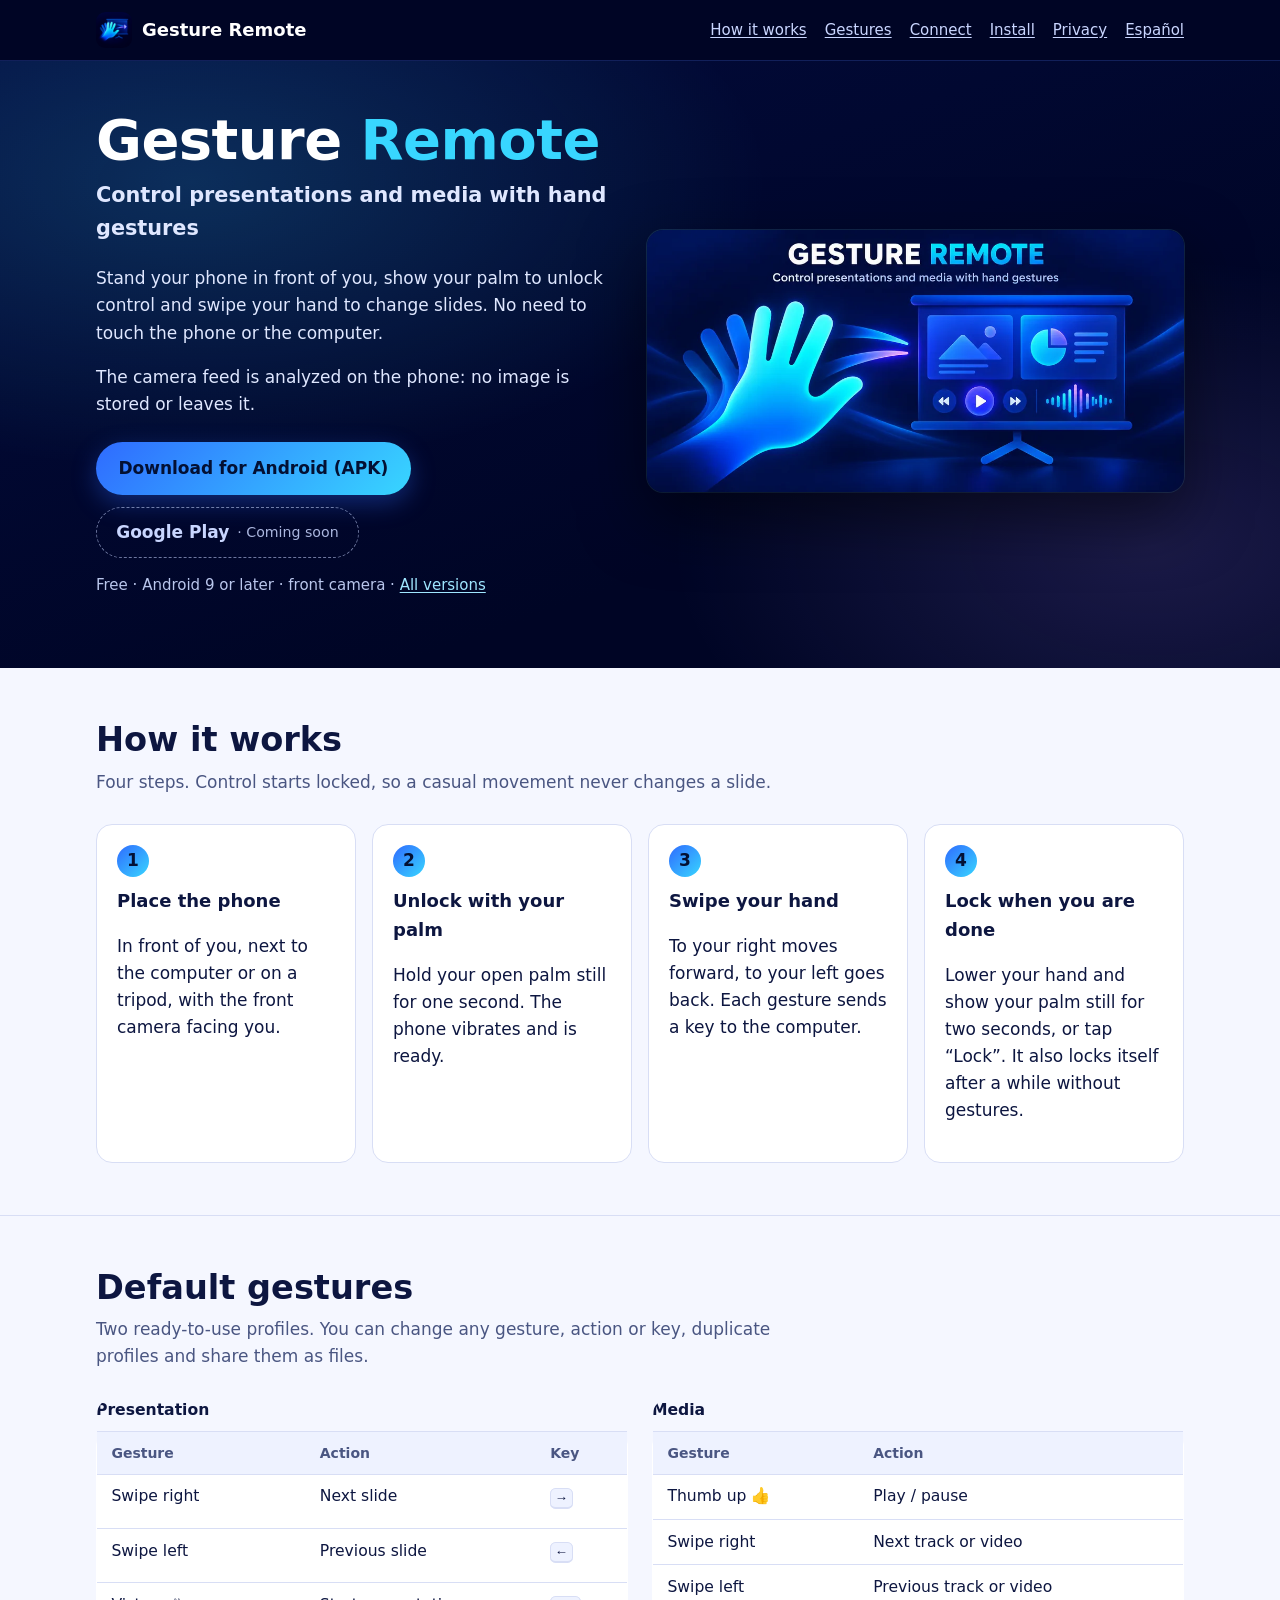
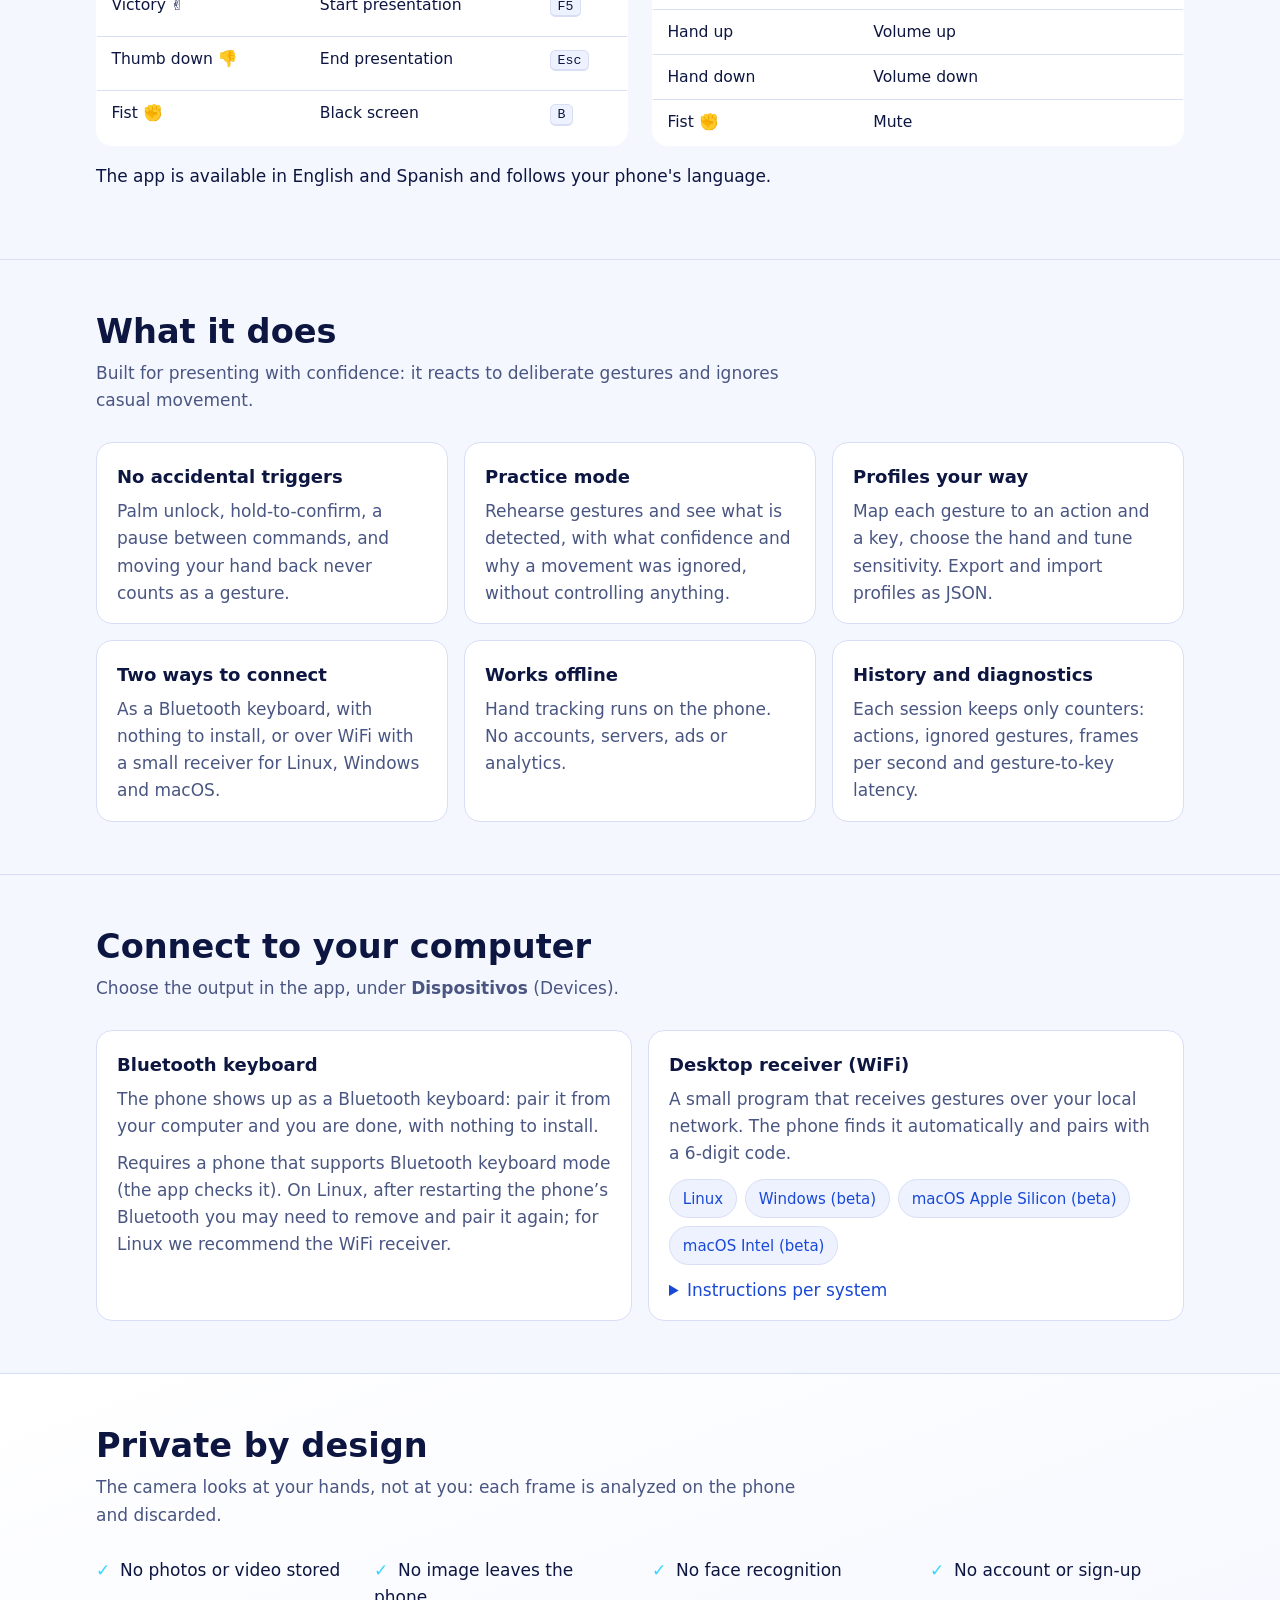
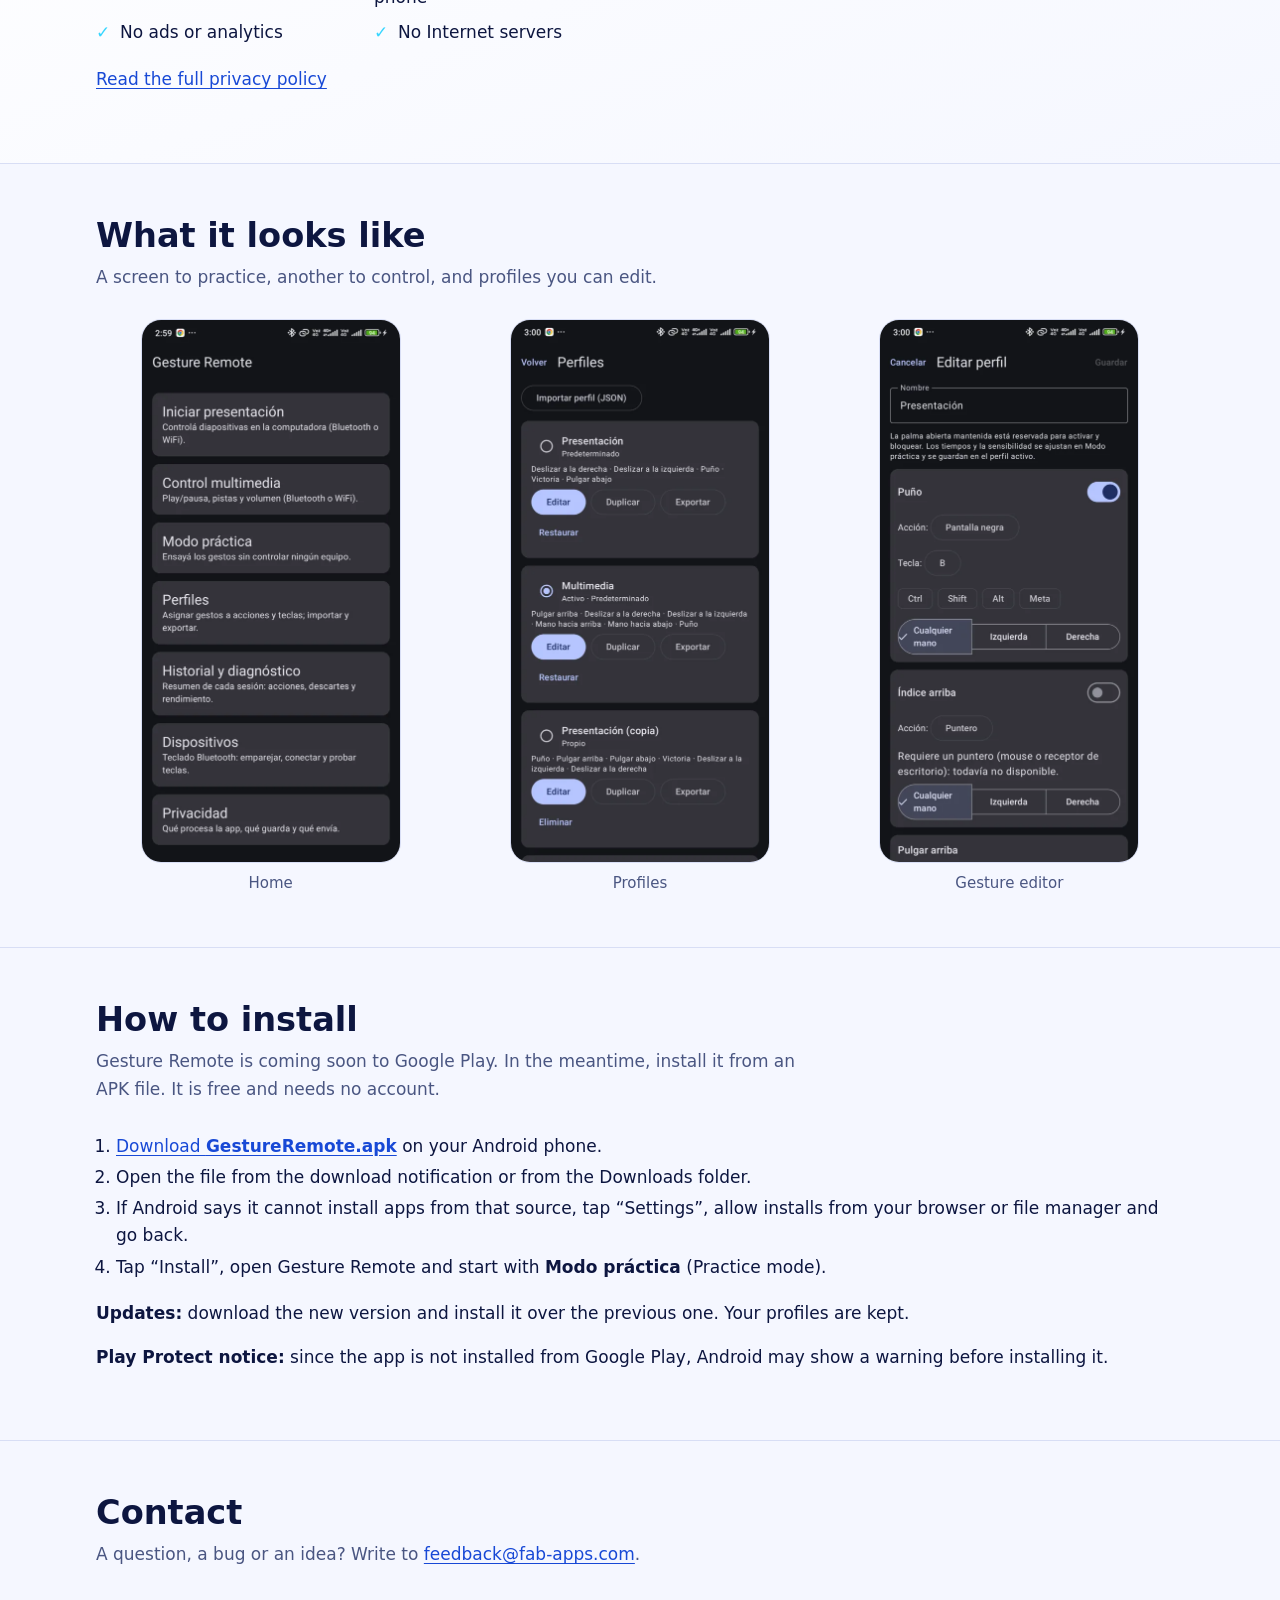
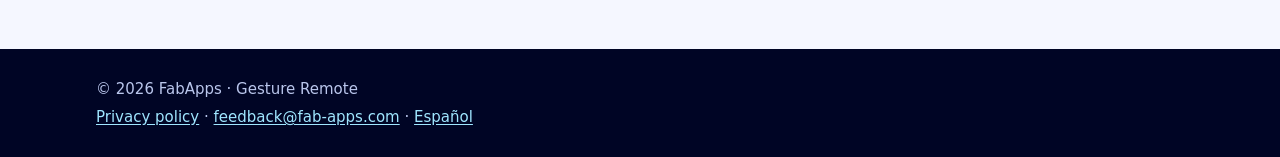
<file: index.html>
<!doctype html>
<html lang="es">
<head>
  <meta charset="utf-8">
  <meta name="viewport" content="width=device-width, initial-scale=1">
  <title>Gesture Remote — Controlá presentaciones con gestos</title>
  <meta name="description" content="Gesture Remote convierte gestos de la mano en teclas: pasá diapositivas, pausá videos y ajustá el volumen sin tocar el teléfono ni la computadora. Todo se procesa en el teléfono.">
  <meta name="theme-color" content="#000525">
  <link rel="alternate" hreflang="en" href="en/">
  <link rel="alternate" hreflang="es" href="./">
  <link rel="icon" type="image/png" href="assets/favicon.png">
  <link rel="apple-touch-icon" href="assets/apple-touch-icon.png">
  <meta property="og:type" content="website">
  <meta property="og:title" content="Gesture Remote — Controlá presentaciones con gestos">
  <meta property="og:description" content="Pasá diapositivas y controlá videos con gestos de la mano. Sin cuentas, sin servidores: todo en tu teléfono.">
  <meta property="og:image" content="https://franbenaglia.github.io/gestureRemoteLanding/Gesture-Remote-Google-Play-Feature-Graphic-1024x500.png">
  <meta property="og:url" content="https://franbenaglia.github.io/gestureRemoteLanding/">
  <script>
    // Idioma: si el idioma principal del navegador no es español, se muestra la versión en inglés.
    // La elección manual (enlaces con ?lang=es o ?lang=en) se recuerda y manda sobre la detección.
    (function () {
      var choice = new URLSearchParams(location.search).get("lang");
      var saved = null;
      try {
        if (choice === "es" || choice === "en") localStorage.setItem("lang", choice);
        saved = localStorage.getItem("lang");
      } catch (e) {}
      var lang = choice || saved;
      if (!lang) {
        var first = (navigator.languages && navigator.languages[0]) || navigator.language || "";
        lang = /^es(-|$)/i.test(first) ? "es" : "en";
      }
      if (lang === "en") location.replace("en/" + location.hash);
    })();
  </script>
  <link rel="stylesheet" href="assets/style.css">
</head>
<body>
  <a class="skip" href="#contenido">Saltar al contenido</a>

  <header class="site-header">
    <div class="wrap">
      <a class="brand" href="./">
        <img src="assets/icon-192.png" alt="" width="36" height="36">
        Gesture Remote
      </a>
      <nav class="site-nav" aria-label="Principal">
        <a href="#como-funciona">Cómo funciona</a>
        <a href="#gestos">Gestos</a>
        <a href="#conectar">Conectar</a>
        <a href="#instalar">Instalar</a>
        <a href="privacy.html">Privacidad</a>
        <a href="en/?lang=en" lang="en" hreflang="en">English</a>
      </nav>
    </div>
  </header>

  <main id="contenido">
    <div class="hero">
      <div class="wrap">
        <div>
          <h1>Gesture <span>Remote</span></h1>
          <p class="tagline">Controlá presentaciones y multimedia con gestos de la mano</p>
          <p>Apoyá el teléfono frente a vos, mostrá la palma para activar el control y deslizá la mano para pasar de diapositiva. Sin tocar el teléfono ni la computadora.</p>
          <p>La cámara se analiza en el teléfono: ninguna imagen se guarda ni sale de él.</p>
          <div class="actions">
            <!-- El archivo del release se llama siempre GestureRemote.apk, así este enlace apunta a la última versión. -->
            <a class="button" href="https://github.com/franbenaglia/gestureRemoteLanding/releases/latest/download/GestureRemote.apk">Descargar para Android (APK)</a>
            <span class="soon" aria-label="Google Play: próximamente">Google Play <small>· Próximamente</small></span>
          </div>
          <p class="note">Gratis · Android 9 o superior · cámara frontal · <a href="https://github.com/franbenaglia/gestureRemoteLanding/releases">Todas las versiones</a></p>
        </div>
        <div class="hero-art">
          <img src="assets/feature.webp" width="1024" height="500"
               alt="Gesture Remote: una mano abierta deslizándose hacia una pantalla de presentación con controles de reproducción.">
        </div>
      </div>
    </div>

    <section id="como-funciona">
      <div class="wrap">
        <h2>Cómo funciona</h2>
        <p class="lead">Cuatro pasos. El control arranca bloqueado para que un movimiento casual no pase una diapositiva.</p>
        <ol class="steps">
          <li>
            <h3>Apoyá el teléfono</h3>
            <p>Frente a vos, cerca de la computadora o en un trípode, con la cámara frontal mirándote.</p>
          </li>
          <li>
            <h3>Activá con la palma</h3>
            <p>Mostrá la palma abierta y quieta un segundo. El teléfono vibra y queda listo.</p>
          </li>
          <li>
            <h3>Deslizá la mano</h3>
            <p>Hacia tu derecha avanza, hacia tu izquierda retrocede. Cada gesto envía una tecla a la computadora.</p>
          </li>
          <li>
            <h3>Bloqueá al terminar</h3>
            <p>Bajá la mano y volvé a mostrar la palma quieta dos segundos, o tocá «Bloquear». También se bloquea solo tras un rato sin gestos.</p>
          </li>
        </ol>
      </div>
    </section>

    <section id="gestos">
      <div class="wrap">
        <h2>Gestos predeterminados</h2>
        <p class="lead">Dos perfiles listos para usar. Podés cambiar cualquier gesto, acción o tecla, duplicar perfiles y compartirlos como archivo.</p>
        <div class="tables">
          <table>
            <caption>Presentación</caption>
            <thead><tr><th scope="col">Gesto</th><th scope="col">Acción</th><th scope="col">Tecla</th></tr></thead>
            <tbody>
              <tr><td>Deslizar a la derecha</td><td>Diapositiva siguiente</td><td><kbd>→</kbd></td></tr>
              <tr><td>Deslizar a la izquierda</td><td>Diapositiva anterior</td><td><kbd>←</kbd></td></tr>
              <tr><td>Victoria ✌</td><td>Iniciar presentación</td><td><kbd>F5</kbd></td></tr>
              <tr><td>Pulgar abajo 👎</td><td>Terminar presentación</td><td><kbd>Esc</kbd></td></tr>
              <tr><td>Puño ✊</td><td>Pantalla negra</td><td><kbd>B</kbd></td></tr>
            </tbody>
          </table>
          <table>
            <caption>Multimedia</caption>
            <thead><tr><th scope="col">Gesto</th><th scope="col">Acción</th></tr></thead>
            <tbody>
              <tr><td>Pulgar arriba 👍</td><td>Play / pausa</td></tr>
              <tr><td>Deslizar a la derecha</td><td>Pista o video siguiente</td></tr>
              <tr><td>Deslizar a la izquierda</td><td>Pista o video anterior</td></tr>
              <tr><td>Mano hacia arriba</td><td>Subir volumen</td></tr>
              <tr><td>Mano hacia abajo</td><td>Bajar volumen</td></tr>
              <tr><td>Puño ✊</td><td>Silenciar</td></tr>
            </tbody>
          </table>
        </div>
      </div>
    </section>

    <section id="funciones">
      <div class="wrap">
        <h2>Lo que hace</h2>
        <p class="lead">Pensada para presentar tranquilo: responde a gestos claros e ignora los movimientos casuales.</p>
        <ul class="grid">
          <li class="card">
            <h3>Sin disparos accidentales</h3>
            <p>Activación con la palma, confirmación por permanencia, pausa entre comandos y el retorno de la mano no cuenta como gesto.</p>
          </li>
          <li class="card">
            <h3>Modo práctica</h3>
            <p>Ensayá los gestos viendo qué detecta, con qué confianza y por qué descarta un movimiento, sin controlar ningún equipo.</p>
          </li>
          <li class="card">
            <h3>Perfiles a tu medida</h3>
            <p>Asigná cada gesto a una acción y una tecla, elegí la mano y ajustá la sensibilidad. Exportá e importá perfiles en JSON.</p>
          </li>
          <li class="card">
            <h3>Dos formas de conectar</h3>
            <p>Como teclado Bluetooth, sin instalar nada, o por WiFi con un pequeño receptor para Linux, Windows y macOS.</p>
          </li>
          <li class="card">
            <h3>Funciona sin Internet</h3>
            <p>El reconocimiento de manos corre en el teléfono. No hay cuentas, servidores, publicidad ni analíticas.</p>
          </li>
          <li class="card">
            <h3>Historial y diagnóstico</h3>
            <p>Cada sesión guarda solo contadores: acciones, descartes, cuadros por segundo y latencia del gesto a la tecla.</p>
          </li>
        </ul>
      </div>
    </section>

    <section id="conectar">
      <div class="wrap">
        <h2>Conectar con la computadora</h2>
        <p class="lead">Elegí la salida en la app, en <strong>Dispositivos</strong>.</p>
        <div class="two">
          <div class="card">
            <h3>Teclado Bluetooth</h3>
            <p>El teléfono se presenta como un teclado Bluetooth: emparejalo desde la computadora y listo, sin instalar nada.</p>
            <p>Requiere un teléfono que admita el modo teclado Bluetooth (la app lo comprueba). En Linux, si reiniciás el Bluetooth del teléfono, puede ser necesario quitarlo y volver a emparejarlo; para Linux recomendamos el receptor por WiFi.</p>
          </div>
          <div class="card">
            <h3>Receptor de escritorio (WiFi)</h3>
            <p>Un programa pequeño que recibe los gestos por la red local. El teléfono lo encuentra solo y se empareja con un código de 6 dígitos.</p>
            <ul class="downloads" aria-label="Descargar gesture-receiver">
              <li><a href="https://github.com/franbenaglia/gestureRemoteLanding/releases/latest/download/gesture-receiver-linux-amd64">Linux</a></li>
              <li><a href="https://github.com/franbenaglia/gestureRemoteLanding/releases/latest/download/gesture-receiver-windows-amd64.exe">Windows (beta)</a></li>
              <li><a href="https://github.com/franbenaglia/gestureRemoteLanding/releases/latest/download/gesture-receiver-macos-arm64">macOS Apple Silicon (beta)</a></li>
              <li><a href="https://github.com/franbenaglia/gestureRemoteLanding/releases/latest/download/gesture-receiver-macos-amd64">macOS Intel (beta)</a></li>
            </ul>
            <details>
              <summary>Instrucciones por sistema</summary>
              <p><strong>Linux</strong> (Wayland o X11): una configuración única para permitir el teclado virtual, y luego ejecutarlo.</p>
<pre><code>echo 'KERNEL=="uinput", SUBSYSTEM=="misc", TAG+="uaccess", OPTIONS+="static_node=uinput"' | \
  sudo tee /etc/udev/rules.d/60-gesture-receiver.rules
sudo udevadm control --reload-rules &amp;&amp; sudo udevadm trigger --name-match=uinput
chmod +x gesture-receiver-linux-amd64 &amp;&amp; ./gesture-receiver-linux-amd64</code></pre>
              <p><strong>Windows:</strong> ejecutá el archivo y permití el acceso a redes privadas cuando lo pida el firewall.</p>
              <p><strong>macOS:</strong> ejecutalo desde la Terminal y dale permiso de Accesibilidad. Las teclas multimedia no están disponibles en macOS.</p>
              <p>Solo acepta conexiones de tu red local, guarda los teléfonos autorizados en tu computadora y no se conecta a ningún servidor.</p>
            </details>
          </div>
        </div>
      </div>
    </section>

    <section id="privacidad" class="privacy-band">
      <div class="wrap">
        <h2>Privada por diseño</h2>
        <p class="lead">La cámara mira tus manos, no a vos: cada imagen se analiza en el teléfono y se descarta.</p>
        <ul class="checks">
          <li>Sin fotos ni video guardados</li>
          <li>Ninguna imagen sale del teléfono</li>
          <li>Sin reconocimiento facial</li>
          <li>Sin cuenta ni registro</li>
          <li>Sin publicidad ni analíticas</li>
          <li>Sin servidores en Internet</li>
        </ul>
        <p><a href="privacy.html">Leer la política de privacidad completa</a></p>
      </div>
    </section>

    <section id="capturas">
      <div class="wrap">
        <h2>Cómo se ve</h2>
        <p class="lead">Una pantalla para practicar, otra para controlar y perfiles que podés editar.</p>
        <ul class="shots">
          <li>
            <figure>
              <img src="assets/screenshots/inicio.webp" width="520" height="1091" loading="lazy"
                   alt="Pantalla de inicio con las opciones Iniciar presentación, Control multimedia, Modo práctica, Perfiles, Historial, Dispositivos y Privacidad.">
              <figcaption>Inicio</figcaption>
            </figure>
          </li>
          <li>
            <figure>
              <img src="assets/screenshots/perfiles.webp" width="520" height="1091" loading="lazy"
                   alt="Lista de perfiles Presentación y Multimedia con botones para editar, duplicar y exportar.">
              <figcaption>Perfiles</figcaption>
            </figure>
          </li>
          <li>
            <figure>
              <img src="assets/screenshots/editor.webp" width="520" height="1091" loading="lazy"
                   alt="Editor de perfil: el gesto Puño asignado a Pantalla negra con la tecla B, modificadores y elección de mano.">
              <figcaption>Editor de gestos</figcaption>
            </figure>
          </li>
        </ul>
      </div>
    </section>

    <section id="instalar">
      <div class="wrap">
        <h2>Cómo instalarla</h2>
        <p class="lead">Gesture Remote llegará pronto a Google Play. Mientras tanto, se instala con un archivo APK. Es gratis y no necesita cuenta.</p>
        <ol class="steps compact">
          <li><a href="https://github.com/franbenaglia/gestureRemoteLanding/releases/latest/download/GestureRemote.apk">Descargá <strong>GestureRemote.apk</strong></a> desde tu teléfono Android.</li>
          <li>Abrí el archivo desde la notificación de descarga o desde la carpeta Descargas.</li>
          <li>Si Android avisa que no puede instalar aplicaciones de esa fuente, tocá «Ajustes», permití la instalación desde tu navegador o gestor de archivos y volvé atrás.</li>
          <li>Tocá «Instalar», abrí Gesture Remote y empezá por el <strong>Modo práctica</strong>.</li>
        </ol>
        <p><strong>Actualizaciones:</strong> descargá la versión nueva e instalala encima de la anterior. Tus perfiles se conservan.</p>
        <p><strong>Aviso de Play Protect:</strong> como la aplicación no se instala desde Google Play, Android puede mostrar una advertencia antes de instalarla.</p>
      </div>
    </section>

    <section id="contacto">
      <div class="wrap">
        <h2>Contacto</h2>
        <p class="lead">¿Una duda, un error o una idea? Escribí a <a href="mailto:feedback@fab-apps.com">feedback@fab-apps.com</a>.</p>
      </div>
    </section>
  </main>

  <footer class="site-footer">
    <div class="wrap">
      <p>© 2026 FabApps · Gesture Remote</p>
      <p>
        <a href="privacy.html">Política de privacidad</a> ·
        <a href="mailto:feedback@fab-apps.com">feedback@fab-apps.com</a> ·
        <a href="en/?lang=en" lang="en" hreflang="en">English</a>
      </p>
    </div>
  </footer>
</body>
</html>
</file>
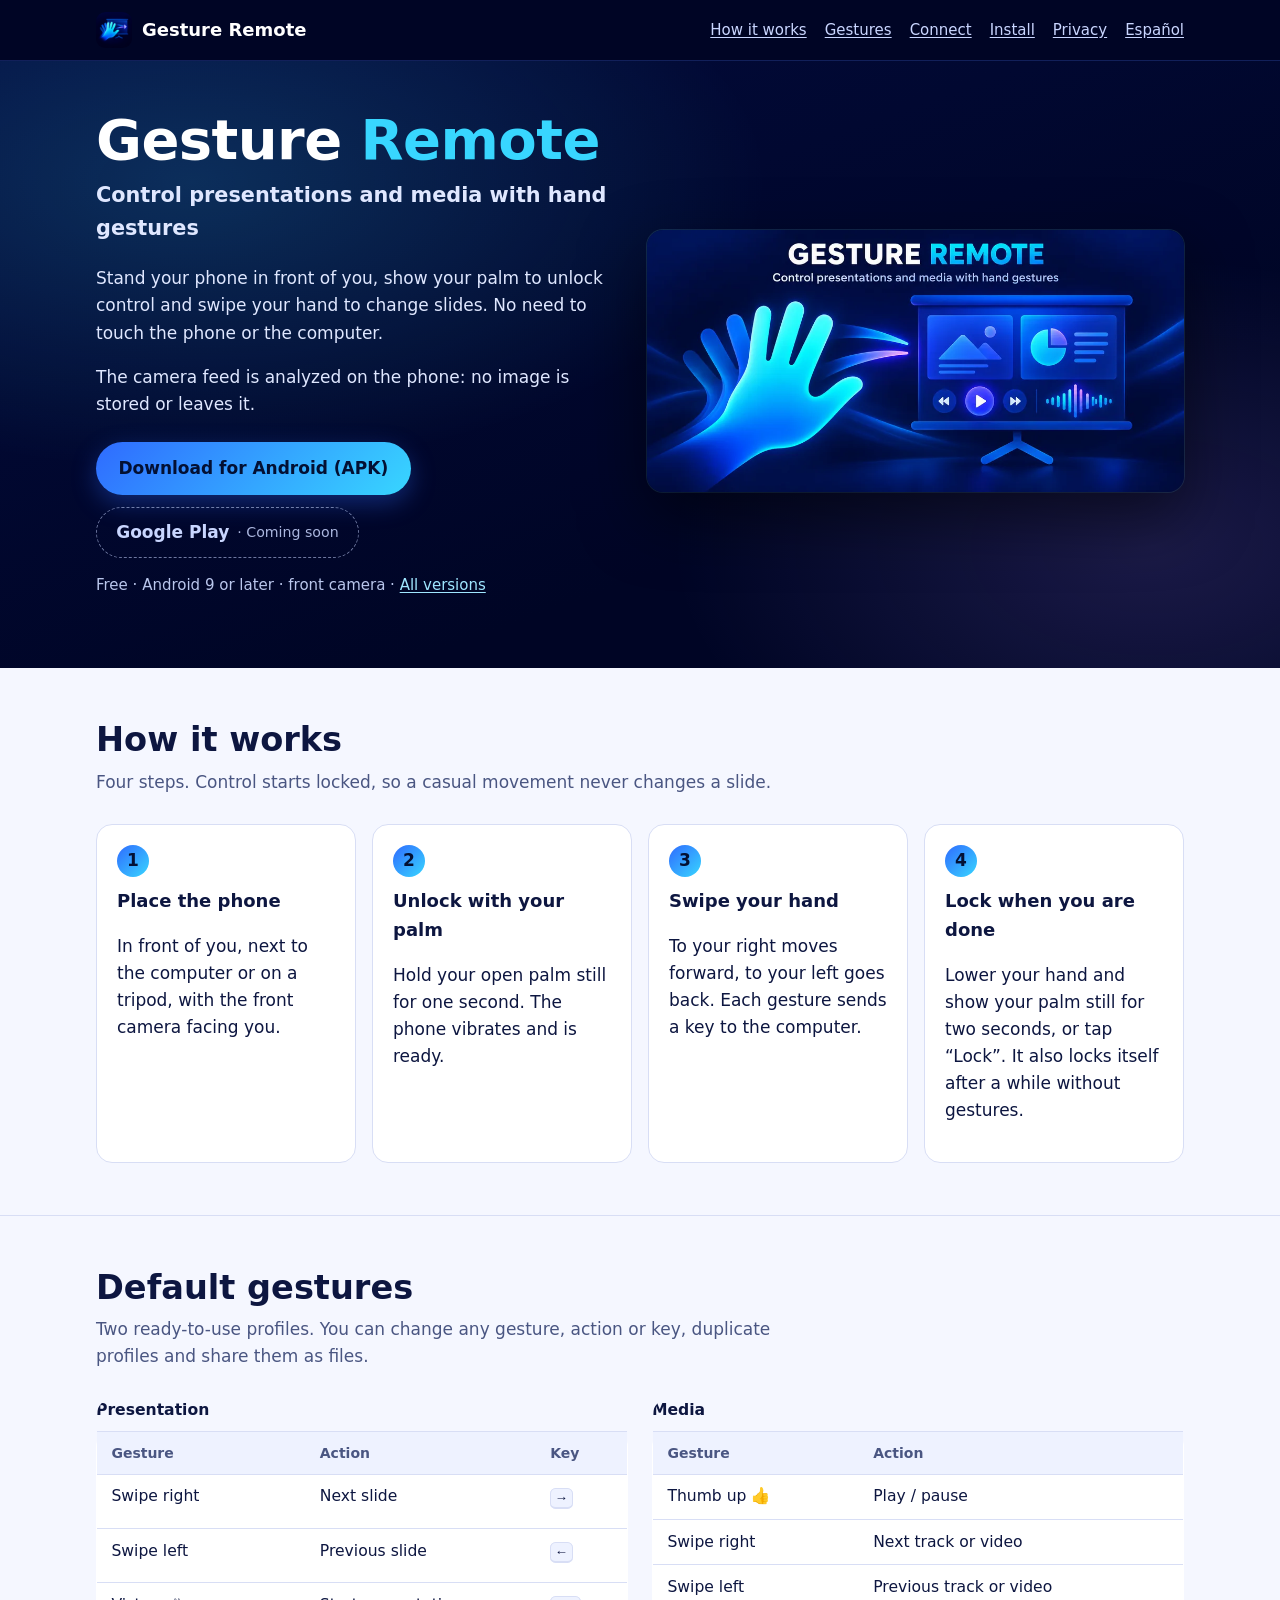
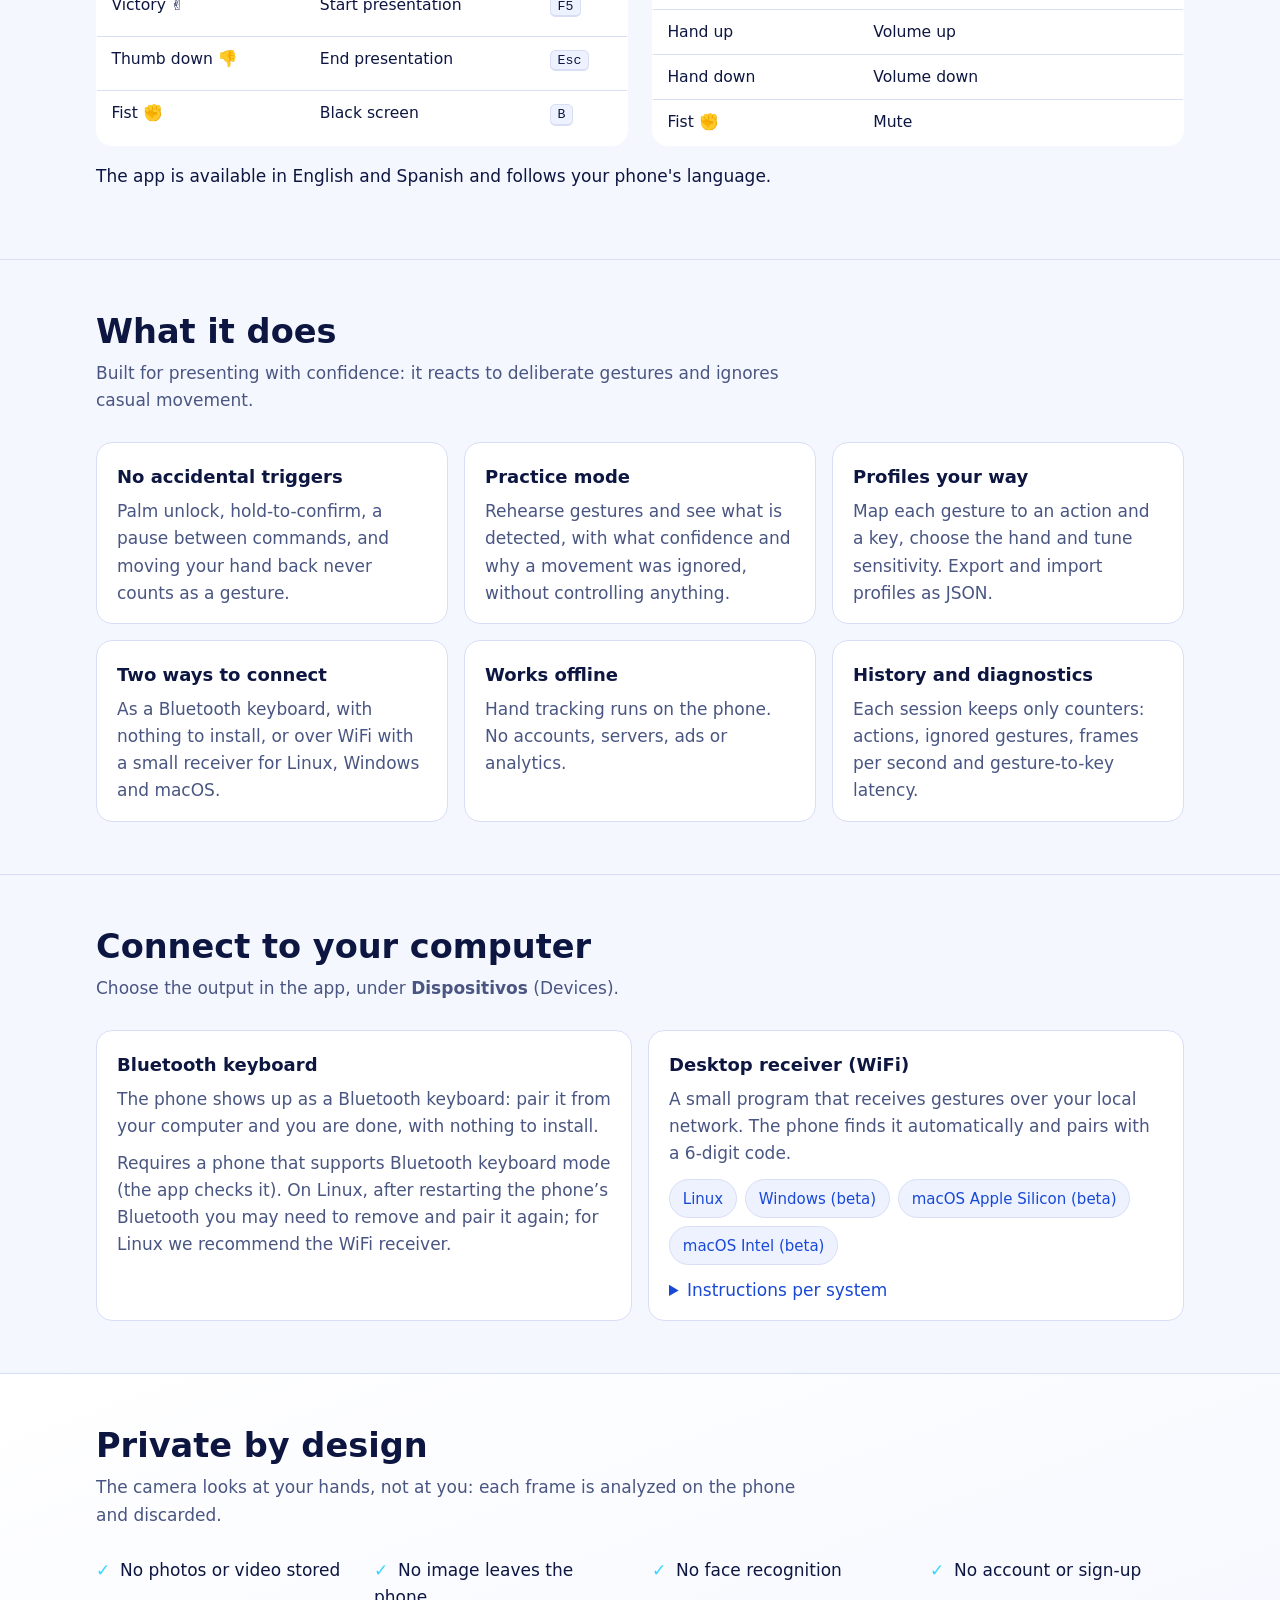
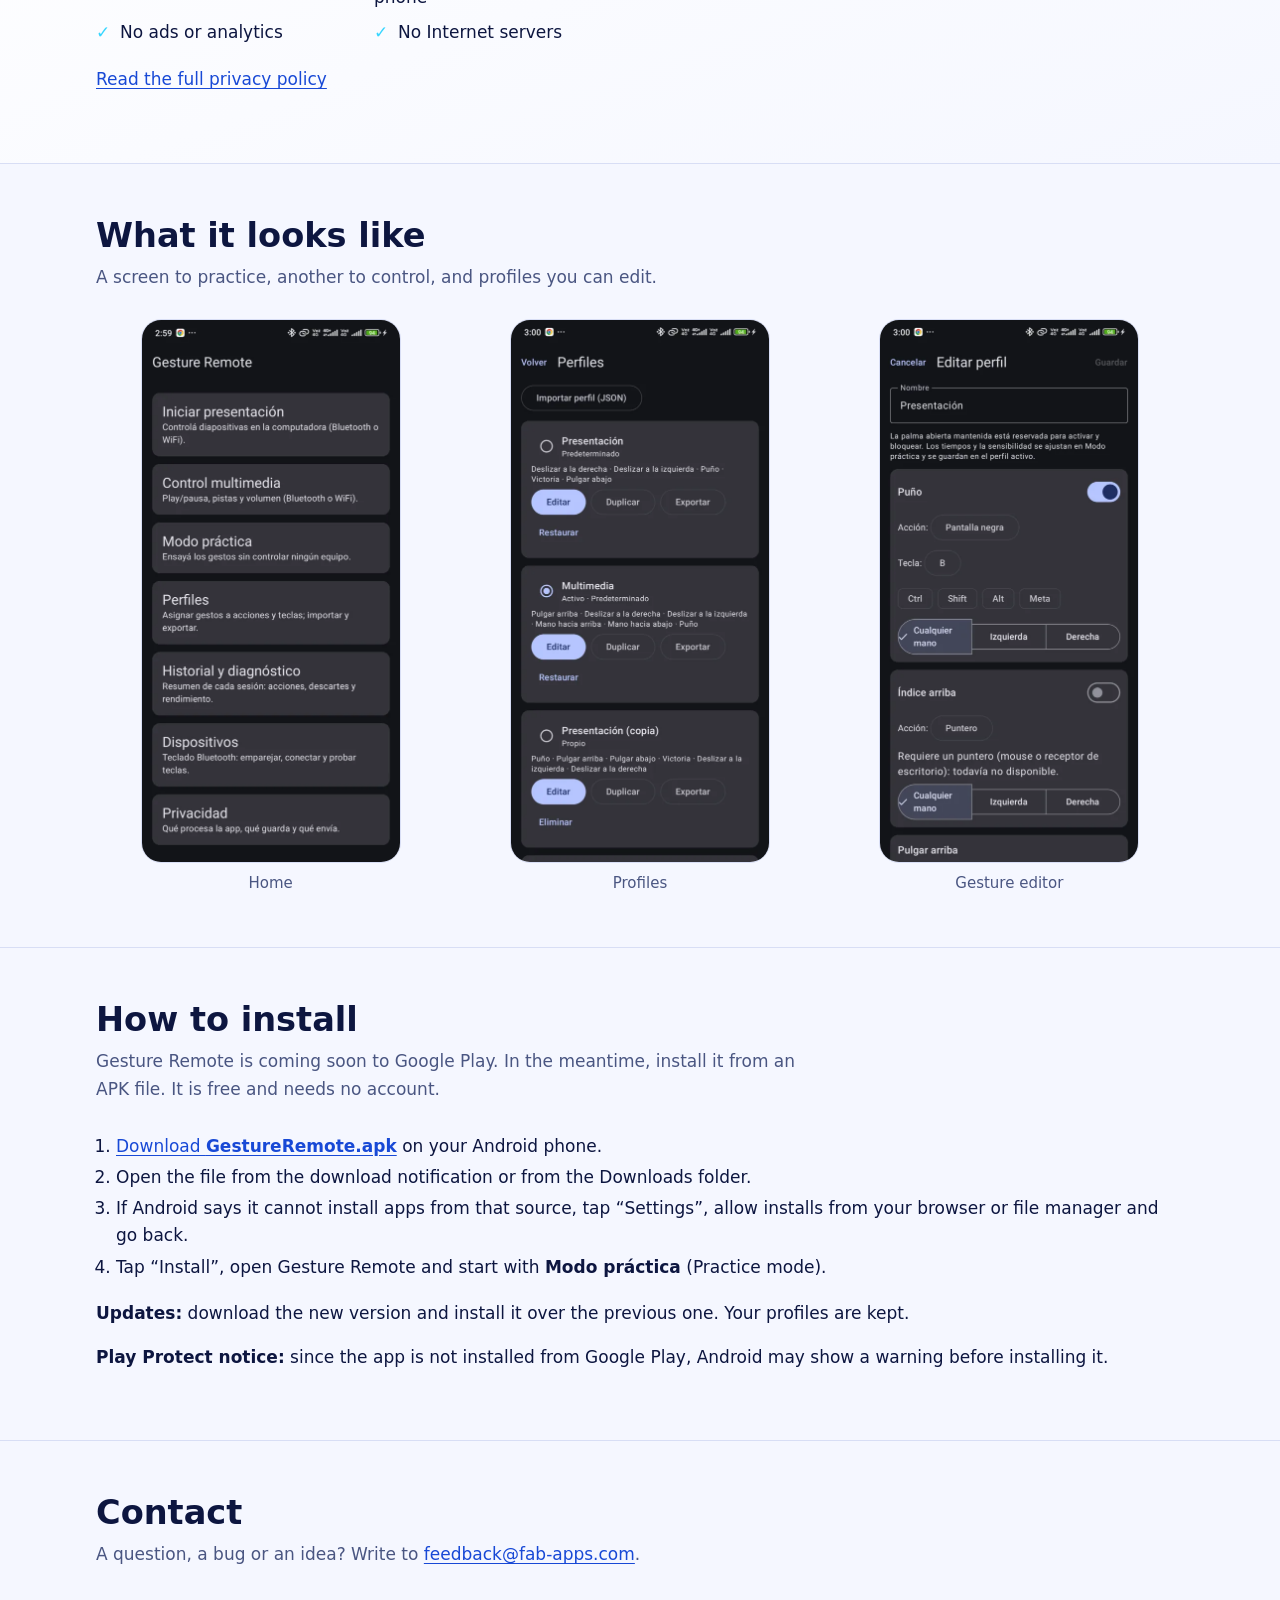
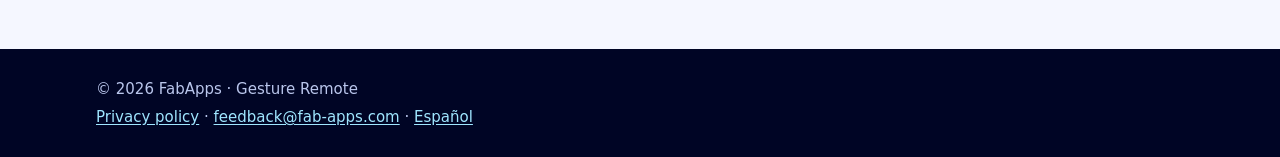
<file: en/index.html>
<!doctype html>
<html lang="en">
<head>
  <meta charset="utf-8">
  <meta name="viewport" content="width=device-width, initial-scale=1">
  <title>Gesture Remote — Control presentations with hand gestures</title>
  <meta name="description" content="Gesture Remote turns hand gestures into key presses: change slides, pause videos and adjust the volume without touching your phone or computer. Everything is processed on the phone.">
  <meta name="theme-color" content="#000525">
  <link rel="alternate" hreflang="es" href="../">
  <link rel="alternate" hreflang="en" href="./">
  <link rel="icon" type="image/png" href="../assets/favicon.png">
  <link rel="apple-touch-icon" href="../assets/apple-touch-icon.png">
  <meta property="og:type" content="website">
  <meta property="og:title" content="Gesture Remote — Control presentations with hand gestures">
  <meta property="og:description" content="Change slides and control videos with hand gestures. No accounts, no servers: everything stays on your phone.">
  <meta property="og:image" content="https://franbenaglia.github.io/gestureRemoteLanding/Gesture-Remote-Google-Play-Feature-Graphic-1024x500.png">
  <meta property="og:url" content="https://franbenaglia.github.io/gestureRemoteLanding/en/">
  <script>
    // Recuerda la elección manual de inglés hecha desde la versión en español.
    try {
      if (new URLSearchParams(location.search).get("lang") === "en") localStorage.setItem("lang", "en");
    } catch (e) {}
  </script>
  <link rel="stylesheet" href="../assets/style.css">
</head>
<body>
  <a class="skip" href="#content">Skip to content</a>

  <header class="site-header">
    <div class="wrap">
      <a class="brand" href="./">
        <img src="../assets/icon-192.png" alt="" width="36" height="36">
        Gesture Remote
      </a>
      <nav class="site-nav" aria-label="Main">
        <a href="#how-it-works">How it works</a>
        <a href="#gestures">Gestures</a>
        <a href="#connect">Connect</a>
        <a href="#install">Install</a>
        <a href="privacy.html">Privacy</a>
        <a href="../?lang=es" lang="es" hreflang="es">Español</a>
      </nav>
    </div>
  </header>

  <main id="content">
    <div class="hero">
      <div class="wrap">
        <div>
          <h1>Gesture <span>Remote</span></h1>
          <p class="tagline">Control presentations and media with hand gestures</p>
          <p>Stand your phone in front of you, show your palm to unlock control and swipe your hand to change slides. No need to touch the phone or the computer.</p>
          <p>The camera feed is analyzed on the phone: no image is stored or leaves it.</p>
          <div class="actions">
            <!-- The release asset is always named GestureRemote.apk, so this link points to the latest version. -->
            <a class="button" href="https://github.com/franbenaglia/gestureRemoteLanding/releases/latest/download/GestureRemote.apk">Download for Android (APK)</a>
            <span class="soon" aria-label="Google Play: coming soon">Google Play <small>· Coming soon</small></span>
          </div>
          <p class="note">Free · Android 9 or later · front camera · <a href="https://github.com/franbenaglia/gestureRemoteLanding/releases">All versions</a></p>
        </div>
        <div class="hero-art">
          <img src="../assets/feature.webp" width="1024" height="500"
               alt="Gesture Remote: an open hand swiping toward a presentation screen with playback controls.">
        </div>
      </div>
    </div>

    <section id="how-it-works">
      <div class="wrap">
        <h2>How it works</h2>
        <p class="lead">Four steps. Control starts locked, so a casual movement never changes a slide.</p>
        <ol class="steps">
          <li>
            <h3>Place the phone</h3>
            <p>In front of you, next to the computer or on a tripod, with the front camera facing you.</p>
          </li>
          <li>
            <h3>Unlock with your palm</h3>
            <p>Hold your open palm still for one second. The phone vibrates and is ready.</p>
          </li>
          <li>
            <h3>Swipe your hand</h3>
            <p>To your right moves forward, to your left goes back. Each gesture sends a key to the computer.</p>
          </li>
          <li>
            <h3>Lock when you are done</h3>
            <p>Lower your hand and show your palm still for two seconds, or tap “Lock”. It also locks itself after a while without gestures.</p>
          </li>
        </ol>
      </div>
    </section>

    <section id="gestures">
      <div class="wrap">
        <h2>Default gestures</h2>
        <p class="lead">Two ready-to-use profiles. You can change any gesture, action or key, duplicate profiles and share them as files.</p>
        <div class="tables">
          <table>
            <caption>Presentation</caption>
            <thead><tr><th scope="col">Gesture</th><th scope="col">Action</th><th scope="col">Key</th></tr></thead>
            <tbody>
              <tr><td>Swipe right</td><td>Next slide</td><td><kbd>→</kbd></td></tr>
              <tr><td>Swipe left</td><td>Previous slide</td><td><kbd>←</kbd></td></tr>
              <tr><td>Victory ✌</td><td>Start presentation</td><td><kbd>F5</kbd></td></tr>
              <tr><td>Thumb down 👎</td><td>End presentation</td><td><kbd>Esc</kbd></td></tr>
              <tr><td>Fist ✊</td><td>Black screen</td><td><kbd>B</kbd></td></tr>
            </tbody>
          </table>
          <table>
            <caption>Media</caption>
            <thead><tr><th scope="col">Gesture</th><th scope="col">Action</th></tr></thead>
            <tbody>
              <tr><td>Thumb up 👍</td><td>Play / pause</td></tr>
              <tr><td>Swipe right</td><td>Next track or video</td></tr>
              <tr><td>Swipe left</td><td>Previous track or video</td></tr>
              <tr><td>Hand up</td><td>Volume up</td></tr>
              <tr><td>Hand down</td><td>Volume down</td></tr>
              <tr><td>Fist ✊</td><td>Mute</td></tr>
            </tbody>
          </table>
        </div>
        <p>The app is available in English and Spanish and follows your phone's language.</p>
      </div>
    </section>

    <section id="features">
      <div class="wrap">
        <h2>What it does</h2>
        <p class="lead">Built for presenting with confidence: it reacts to deliberate gestures and ignores casual movement.</p>
        <ul class="grid">
          <li class="card">
            <h3>No accidental triggers</h3>
            <p>Palm unlock, hold-to-confirm, a pause between commands, and moving your hand back never counts as a gesture.</p>
          </li>
          <li class="card">
            <h3>Practice mode</h3>
            <p>Rehearse gestures and see what is detected, with what confidence and why a movement was ignored, without controlling anything.</p>
          </li>
          <li class="card">
            <h3>Profiles your way</h3>
            <p>Map each gesture to an action and a key, choose the hand and tune sensitivity. Export and import profiles as JSON.</p>
          </li>
          <li class="card">
            <h3>Two ways to connect</h3>
            <p>As a Bluetooth keyboard, with nothing to install, or over WiFi with a small receiver for Linux, Windows and macOS.</p>
          </li>
          <li class="card">
            <h3>Works offline</h3>
            <p>Hand tracking runs on the phone. No accounts, servers, ads or analytics.</p>
          </li>
          <li class="card">
            <h3>History and diagnostics</h3>
            <p>Each session keeps only counters: actions, ignored gestures, frames per second and gesture-to-key latency.</p>
          </li>
        </ul>
      </div>
    </section>

    <section id="connect">
      <div class="wrap">
        <h2>Connect to your computer</h2>
        <p class="lead">Choose the output in the app, under <strong>Dispositivos</strong> (Devices).</p>
        <div class="two">
          <div class="card">
            <h3>Bluetooth keyboard</h3>
            <p>The phone shows up as a Bluetooth keyboard: pair it from your computer and you are done, with nothing to install.</p>
            <p>Requires a phone that supports Bluetooth keyboard mode (the app checks it). On Linux, after restarting the phone’s Bluetooth you may need to remove and pair it again; for Linux we recommend the WiFi receiver.</p>
          </div>
          <div class="card">
            <h3>Desktop receiver (WiFi)</h3>
            <p>A small program that receives gestures over your local network. The phone finds it automatically and pairs with a 6-digit code.</p>
            <ul class="downloads" aria-label="Download gesture-receiver">
              <li><a href="https://github.com/franbenaglia/gestureRemoteLanding/releases/latest/download/gesture-receiver-linux-amd64">Linux</a></li>
              <li><a href="https://github.com/franbenaglia/gestureRemoteLanding/releases/latest/download/gesture-receiver-windows-amd64.exe">Windows (beta)</a></li>
              <li><a href="https://github.com/franbenaglia/gestureRemoteLanding/releases/latest/download/gesture-receiver-macos-arm64">macOS Apple Silicon (beta)</a></li>
              <li><a href="https://github.com/franbenaglia/gestureRemoteLanding/releases/latest/download/gesture-receiver-macos-amd64">macOS Intel (beta)</a></li>
            </ul>
            <details>
              <summary>Instructions per system</summary>
              <p><strong>Linux</strong> (Wayland or X11): a one-time setup to allow the virtual keyboard, then run it.</p>
<pre><code>echo 'KERNEL=="uinput", SUBSYSTEM=="misc", TAG+="uaccess", OPTIONS+="static_node=uinput"' | \
  sudo tee /etc/udev/rules.d/60-gesture-receiver.rules
sudo udevadm control --reload-rules &amp;&amp; sudo udevadm trigger --name-match=uinput
chmod +x gesture-receiver-linux-amd64 &amp;&amp; ./gesture-receiver-linux-amd64</code></pre>
              <p><strong>Windows:</strong> run the file and allow access on private networks when the firewall asks.</p>
              <p><strong>macOS:</strong> run it from Terminal and grant Accessibility permission. Media keys are not available on macOS.</p>
              <p>It only accepts connections from your local network, keeps the list of authorized phones on your computer and never connects to any server.</p>
            </details>
          </div>
        </div>
      </div>
    </section>

    <section id="privacy" class="privacy-band">
      <div class="wrap">
        <h2>Private by design</h2>
        <p class="lead">The camera looks at your hands, not at you: each frame is analyzed on the phone and discarded.</p>
        <ul class="checks">
          <li>No photos or video stored</li>
          <li>No image leaves the phone</li>
          <li>No face recognition</li>
          <li>No account or sign-up</li>
          <li>No ads or analytics</li>
          <li>No Internet servers</li>
        </ul>
        <p><a href="privacy.html">Read the full privacy policy</a></p>
      </div>
    </section>

    <section id="screenshots">
      <div class="wrap">
        <h2>What it looks like</h2>
        <p class="lead">A screen to practice, another to control, and profiles you can edit.</p>
        <ul class="shots">
          <li>
            <figure>
              <img src="../assets/screenshots/inicio.webp" width="520" height="1091" loading="lazy"
                   alt="Home screen with options to start a presentation, control media, practice, profiles, history, devices and privacy.">
              <figcaption>Home</figcaption>
            </figure>
          </li>
          <li>
            <figure>
              <img src="../assets/screenshots/perfiles.webp" width="520" height="1091" loading="lazy"
                   alt="Profile list with Presentation and Media profiles and buttons to edit, duplicate and export.">
              <figcaption>Profiles</figcaption>
            </figure>
          </li>
          <li>
            <figure>
              <img src="../assets/screenshots/editor.webp" width="520" height="1091" loading="lazy"
                   alt="Profile editor: the Fist gesture mapped to Black screen with the B key, modifiers and hand selection.">
              <figcaption>Gesture editor</figcaption>
            </figure>
          </li>
        </ul>
      </div>
    </section>

    <section id="install">
      <div class="wrap">
        <h2>How to install</h2>
        <p class="lead">Gesture Remote is coming soon to Google Play. In the meantime, install it from an APK file. It is free and needs no account.</p>
        <ol class="steps compact">
          <li><a href="https://github.com/franbenaglia/gestureRemoteLanding/releases/latest/download/GestureRemote.apk">Download <strong>GestureRemote.apk</strong></a> on your Android phone.</li>
          <li>Open the file from the download notification or from the Downloads folder.</li>
          <li>If Android says it cannot install apps from that source, tap “Settings”, allow installs from your browser or file manager and go back.</li>
          <li>Tap “Install”, open Gesture Remote and start with <strong>Modo práctica</strong> (Practice mode).</li>
        </ol>
        <p><strong>Updates:</strong> download the new version and install it over the previous one. Your profiles are kept.</p>
        <p><strong>Play Protect notice:</strong> since the app is not installed from Google Play, Android may show a warning before installing it.</p>
      </div>
    </section>

    <section id="contact">
      <div class="wrap">
        <h2>Contact</h2>
        <p class="lead">A question, a bug or an idea? Write to <a href="mailto:feedback@fab-apps.com">feedback@fab-apps.com</a>.</p>
      </div>
    </section>
  </main>

  <footer class="site-footer">
    <div class="wrap">
      <p>© 2026 FabApps · Gesture Remote</p>
      <p>
        <a href="privacy.html">Privacy policy</a> ·
        <a href="mailto:feedback@fab-apps.com">feedback@fab-apps.com</a> ·
        <a href="../?lang=es" lang="es" hreflang="es">Español</a>
      </p>
    </div>
  </footer>
</body>
</html>
</file>
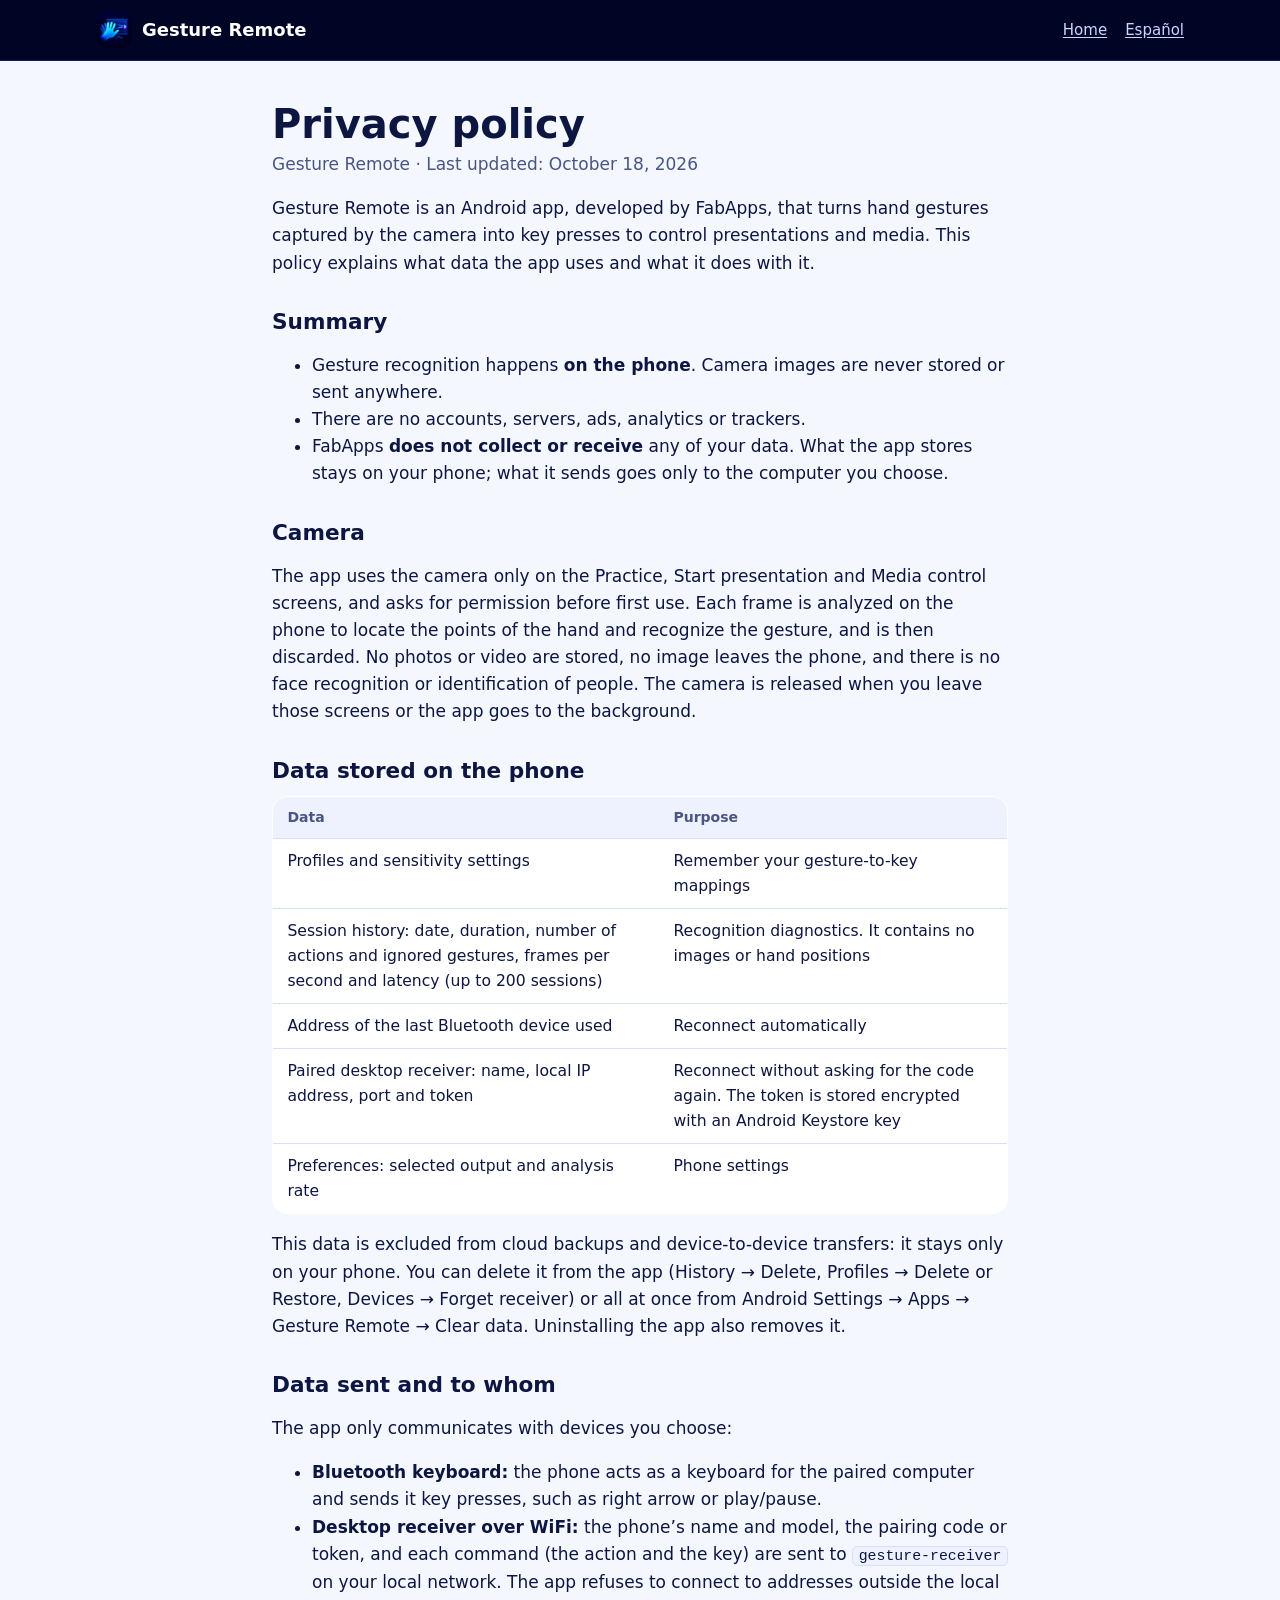
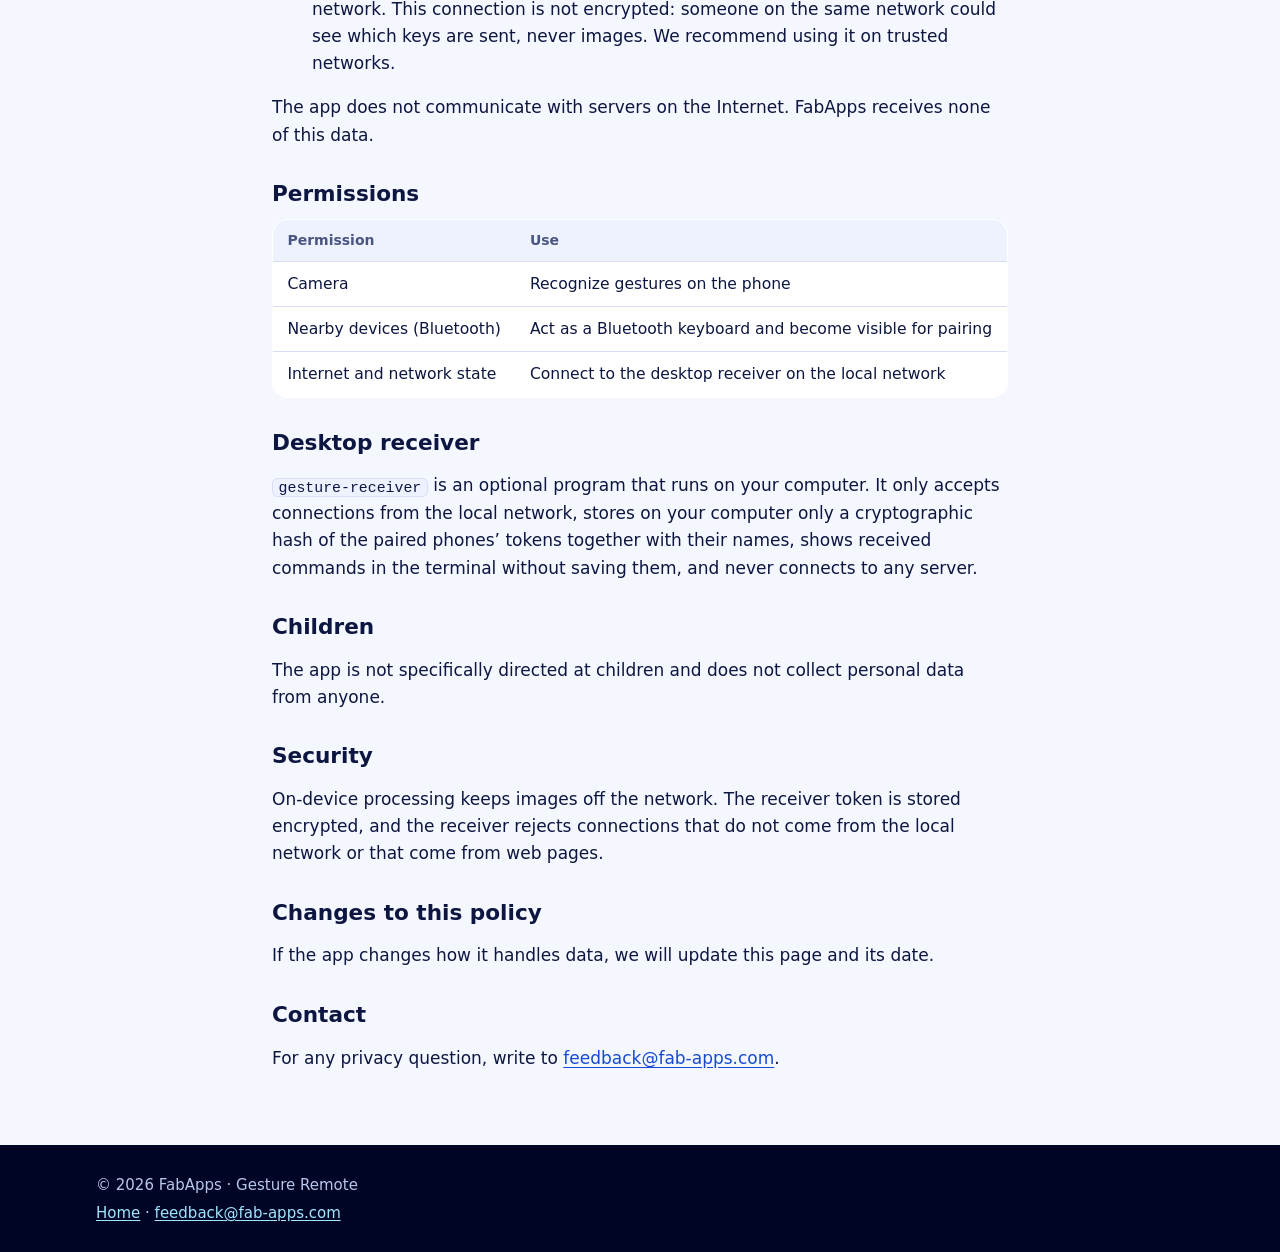
<file: privacy.html>
<!doctype html>
<html lang="es">
<head>
  <meta charset="utf-8">
  <meta name="viewport" content="width=device-width, initial-scale=1">
  <title>Política de privacidad — Gesture Remote</title>
  <meta name="description" content="Política de privacidad de Gesture Remote: qué procesa la app, qué guarda en el teléfono y qué envía.">
  <meta name="theme-color" content="#000525">
  <link rel="alternate" hreflang="en" href="en/privacy.html">
  <link rel="alternate" hreflang="es" href="privacy.html">
  <link rel="icon" type="image/png" href="assets/favicon.png">
  <link rel="apple-touch-icon" href="assets/apple-touch-icon.png">
  <script>
    // Idioma: si el idioma principal del navegador no es español, se muestra la versión en inglés.
    // La elección manual (enlaces con ?lang=es o ?lang=en) se recuerda y manda sobre la detección.
    (function () {
      var choice = new URLSearchParams(location.search).get("lang");
      var saved = null;
      try {
        if (choice === "es" || choice === "en") localStorage.setItem("lang", choice);
        saved = localStorage.getItem("lang");
      } catch (e) {}
      var lang = choice || saved;
      if (!lang) {
        var first = (navigator.languages && navigator.languages[0]) || navigator.language || "";
        lang = /^es(-|$)/i.test(first) ? "es" : "en";
      }
      if (lang === "en") location.replace("en/privacy.html" + location.hash);
    })();
  </script>
  <link rel="stylesheet" href="assets/style.css">
</head>
<body>
  <a class="skip" href="#contenido">Saltar al contenido</a>

  <header class="site-header">
    <div class="wrap">
      <a class="brand" href="./">
        <img src="assets/icon-192.png" alt="" width="36" height="36">
        Gesture Remote
      </a>
      <nav class="site-nav" aria-label="Principal">
        <a href="./">Inicio</a>
        <a href="en/privacy.html?lang=en" lang="en" hreflang="en">English</a>
      </nav>
    </div>
  </header>

  <main id="contenido" class="doc">
    <div class="wrap">
      <h1>Política de privacidad</h1>
      <p class="updated">Gesture Remote · Última actualización: 18 de octubre de 2026</p>

      <p>Gesture Remote es una aplicación para Android, desarrollada por FabApps, que convierte gestos de la mano captados por la cámara en pulsaciones de teclas para controlar presentaciones y contenido multimedia. Esta política explica qué datos usa la aplicación y qué hace con ellos.</p>

      <h2>Resumen</h2>
      <ul>
        <li>El reconocimiento de gestos se hace <strong>en el teléfono</strong>. Las imágenes de la cámara no se guardan ni se envían a ningún lado.</li>
        <li>No hay cuentas, servidores, publicidad, analíticas ni rastreadores.</li>
        <li>FabApps <strong>no recopila ni recibe</strong> ningún dato tuyo. Lo que la aplicación guarda queda en tu teléfono; lo que envía va solo a la computadora que vos elegís.</li>
      </ul>

      <h2>Cámara</h2>
      <p>La aplicación usa la cámara solo en las pantallas Modo práctica, Iniciar presentación y Control multimedia, y pide permiso antes del primer uso. Cada imagen se analiza en el teléfono para ubicar los puntos de la mano y reconocer el gesto, y luego se descarta. No se guardan fotos ni video, ninguna imagen sale del teléfono y no hay reconocimiento facial ni identificación de personas. La cámara se libera al salir de esas pantallas o al pasar la aplicación a segundo plano.</p>

      <h2>Datos guardados en el teléfono</h2>
      <table>
        <thead><tr><th scope="col">Dato</th><th scope="col">Para qué</th></tr></thead>
        <tbody>
          <tr><td>Perfiles y ajustes de sensibilidad</td><td>Recordar tus asignaciones de gestos a teclas</td></tr>
          <tr><td>Historial de sesiones: fecha, duración, cantidad de acciones y descartes, cuadros por segundo y latencia (hasta 200 sesiones)</td><td>Diagnóstico del reconocimiento. No incluye imágenes ni posiciones de la mano</td></tr>
          <tr><td>Dirección del último equipo Bluetooth usado</td><td>Reconectar automáticamente</td></tr>
          <tr><td>Receptor de escritorio emparejado: nombre, dirección IP local, puerto y token</td><td>Reconectar sin volver a pedir el código. El token se guarda cifrado con una clave del Android Keystore</td></tr>
          <tr><td>Preferencias: salida elegida y frecuencia de análisis</td><td>Configuración del teléfono</td></tr>
        </tbody>
      </table>
      <p>Estos datos no participan de las copias de seguridad en la nube ni de las transferencias entre dispositivos: quedan solo en tu teléfono. Podés borrarlos desde la aplicación (Historial → Borrar, Perfiles → Eliminar o Restaurar, Dispositivos → Olvidar receptor) o todos a la vez desde Ajustes de Android → Aplicaciones → Gesture Remote → Borrar datos. Desinstalar la aplicación también los elimina.</p>

      <h2>Datos que se envían y a quién</h2>
      <p>La aplicación solo se comunica con equipos que vos elegís:</p>
      <ul>
        <li><strong>Teclado Bluetooth:</strong> el teléfono se presenta como teclado ante la computadora emparejada y le envía pulsaciones de teclas, por ejemplo flecha derecha o play/pausa.</li>
        <li><strong>Receptor de escritorio por WiFi:</strong> a <code>gesture-receiver</code>, en tu red local, se envían el nombre y modelo del teléfono, el código de emparejamiento o el token, y cada orden (la acción y la tecla). La aplicación no se conecta a direcciones que no sean de la red local. Esta conexión no está cifrada: alguien conectado a la misma red podría ver qué teclas se envían, nunca imágenes. Recomendamos usarla en redes de confianza.</li>
      </ul>
      <p>La aplicación no se comunica con servidores en Internet. FabApps no recibe ninguno de estos datos.</p>

      <h2>Permisos</h2>
      <table>
        <thead><tr><th scope="col">Permiso</th><th scope="col">Uso</th></tr></thead>
        <tbody>
          <tr><td>Cámara</td><td>Reconocer gestos en el teléfono</td></tr>
          <tr><td>Dispositivos cercanos (Bluetooth)</td><td>Funcionar como teclado Bluetooth y hacerse visible para emparejar</td></tr>
          <tr><td>Internet y estado de la red</td><td>Conectar con el receptor de escritorio en la red local</td></tr>
        </tbody>
      </table>

      <h2>Receptor de escritorio</h2>
      <p><code>gesture-receiver</code> es un programa opcional que corre en tu computadora. Acepta conexiones solo desde la red local, guarda en tu computadora únicamente un resumen criptográfico (hash) de los tokens de los teléfonos emparejados junto con su nombre, muestra en la terminal las órdenes recibidas sin guardarlas y no se conecta a ningún servidor.</p>

      <h2>Menores</h2>
      <p>La aplicación no está dirigida específicamente a menores y no recopila datos personales de nadie.</p>

      <h2>Seguridad</h2>
      <p>El procesamiento local evita que las imágenes viajen por la red. El token del receptor se guarda cifrado y el receptor rechaza conexiones que no provengan de la red local o que provengan de páginas web.</p>

      <h2>Cambios en esta política</h2>
      <p>Si la aplicación cambia la forma en que trata los datos, actualizaremos esta página y la fecha de actualización.</p>

      <h2>Contacto</h2>
      <p>Para cualquier consulta sobre privacidad, escribí a <a href="mailto:feedback@fab-apps.com">feedback@fab-apps.com</a>.</p>
    </div>
  </main>

  <footer class="site-footer">
    <div class="wrap">
      <p>© 2026 FabApps · Gesture Remote</p>
      <p><a href="./">Inicio</a> · <a href="mailto:feedback@fab-apps.com">feedback@fab-apps.com</a></p>
    </div>
  </footer>
</body>
</html>
</file>
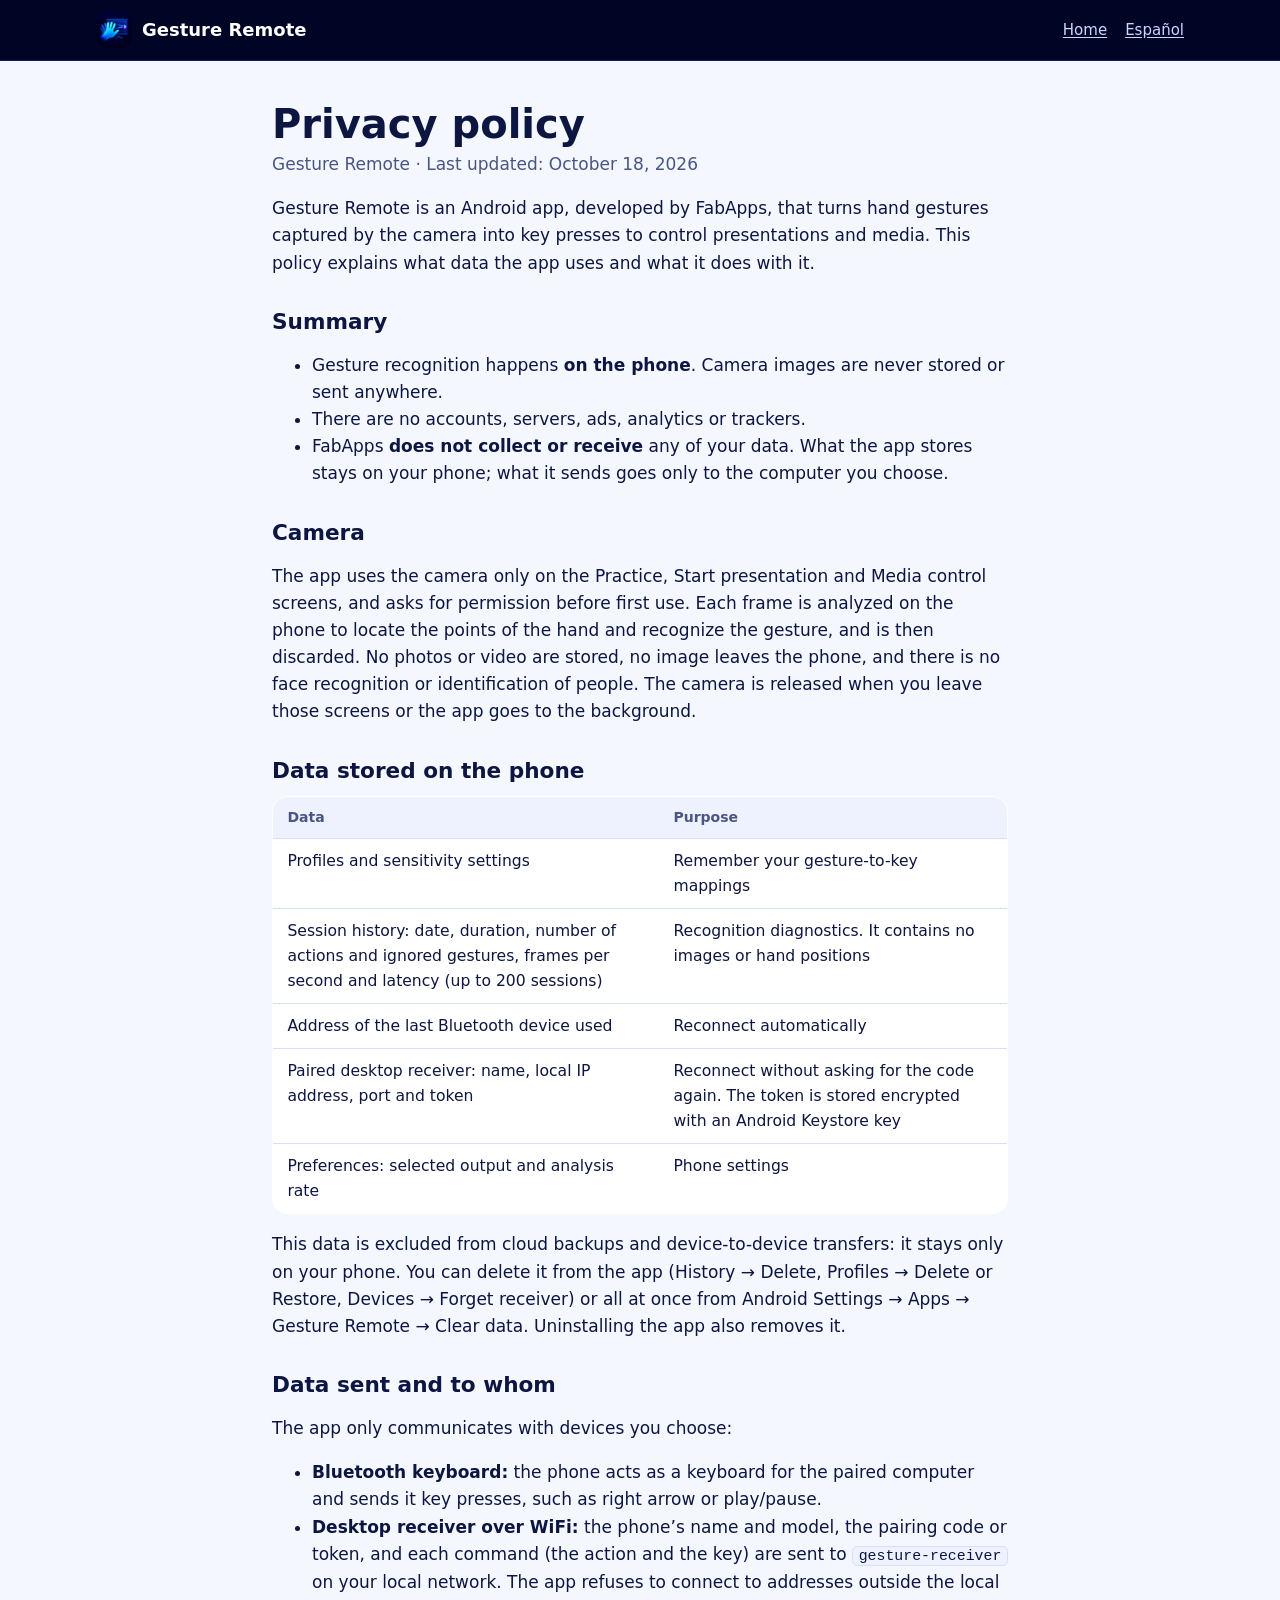
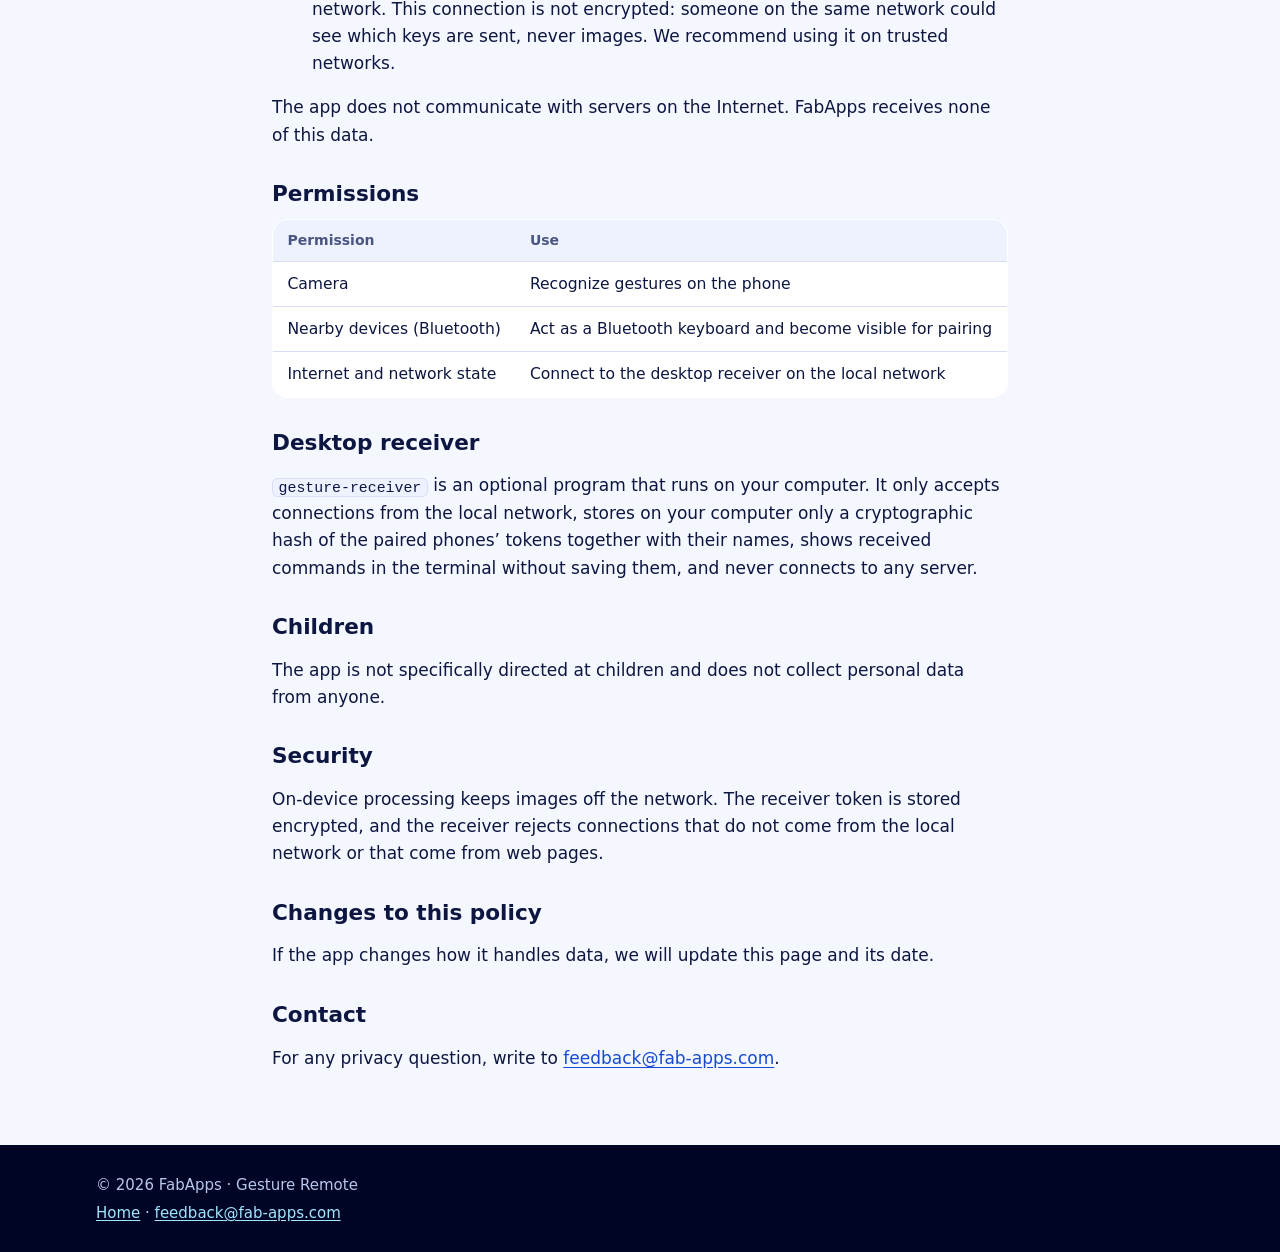
<file: en/privacy.html>
<!doctype html>
<html lang="en">
<head>
  <meta charset="utf-8">
  <meta name="viewport" content="width=device-width, initial-scale=1">
  <title>Privacy policy — Gesture Remote</title>
  <meta name="description" content="Gesture Remote privacy policy: what the app processes, what it stores on the phone and what it sends.">
  <meta name="theme-color" content="#000525">
  <link rel="alternate" hreflang="es" href="../privacy.html">
  <link rel="alternate" hreflang="en" href="privacy.html">
  <link rel="icon" type="image/png" href="../assets/favicon.png">
  <link rel="apple-touch-icon" href="../assets/apple-touch-icon.png">
  <script>
    // Recuerda la elección manual de inglés hecha desde la versión en español.
    try {
      if (new URLSearchParams(location.search).get("lang") === "en") localStorage.setItem("lang", "en");
    } catch (e) {}
  </script>
  <link rel="stylesheet" href="../assets/style.css">
</head>
<body>
  <a class="skip" href="#content">Skip to content</a>

  <header class="site-header">
    <div class="wrap">
      <a class="brand" href="./">
        <img src="../assets/icon-192.png" alt="" width="36" height="36">
        Gesture Remote
      </a>
      <nav class="site-nav" aria-label="Main">
        <a href="./">Home</a>
        <a href="../privacy.html?lang=es" lang="es" hreflang="es">Español</a>
      </nav>
    </div>
  </header>

  <main id="content" class="doc">
    <div class="wrap">
      <h1>Privacy policy</h1>
      <p class="updated">Gesture Remote · Last updated: October 18, 2026</p>

      <p>Gesture Remote is an Android app, developed by FabApps, that turns hand gestures captured by the camera into key presses to control presentations and media. This policy explains what data the app uses and what it does with it.</p>

      <h2>Summary</h2>
      <ul>
        <li>Gesture recognition happens <strong>on the phone</strong>. Camera images are never stored or sent anywhere.</li>
        <li>There are no accounts, servers, ads, analytics or trackers.</li>
        <li>FabApps <strong>does not collect or receive</strong> any of your data. What the app stores stays on your phone; what it sends goes only to the computer you choose.</li>
      </ul>

      <h2>Camera</h2>
      <p>The app uses the camera only on the Practice, Start presentation and Media control screens, and asks for permission before first use. Each frame is analyzed on the phone to locate the points of the hand and recognize the gesture, and is then discarded. No photos or video are stored, no image leaves the phone, and there is no face recognition or identification of people. The camera is released when you leave those screens or the app goes to the background.</p>

      <h2>Data stored on the phone</h2>
      <table>
        <thead><tr><th scope="col">Data</th><th scope="col">Purpose</th></tr></thead>
        <tbody>
          <tr><td>Profiles and sensitivity settings</td><td>Remember your gesture-to-key mappings</td></tr>
          <tr><td>Session history: date, duration, number of actions and ignored gestures, frames per second and latency (up to 200 sessions)</td><td>Recognition diagnostics. It contains no images or hand positions</td></tr>
          <tr><td>Address of the last Bluetooth device used</td><td>Reconnect automatically</td></tr>
          <tr><td>Paired desktop receiver: name, local IP address, port and token</td><td>Reconnect without asking for the code again. The token is stored encrypted with an Android Keystore key</td></tr>
          <tr><td>Preferences: selected output and analysis rate</td><td>Phone settings</td></tr>
        </tbody>
      </table>
      <p>This data is excluded from cloud backups and device-to-device transfers: it stays only on your phone. You can delete it from the app (History → Delete, Profiles → Delete or Restore, Devices → Forget receiver) or all at once from Android Settings → Apps → Gesture Remote → Clear data. Uninstalling the app also removes it.</p>

      <h2>Data sent and to whom</h2>
      <p>The app only communicates with devices you choose:</p>
      <ul>
        <li><strong>Bluetooth keyboard:</strong> the phone acts as a keyboard for the paired computer and sends it key presses, such as right arrow or play/pause.</li>
        <li><strong>Desktop receiver over WiFi:</strong> the phone’s name and model, the pairing code or token, and each command (the action and the key) are sent to <code>gesture-receiver</code> on your local network. The app refuses to connect to addresses outside the local network. This connection is not encrypted: someone on the same network could see which keys are sent, never images. We recommend using it on trusted networks.</li>
      </ul>
      <p>The app does not communicate with servers on the Internet. FabApps receives none of this data.</p>

      <h2>Permissions</h2>
      <table>
        <thead><tr><th scope="col">Permission</th><th scope="col">Use</th></tr></thead>
        <tbody>
          <tr><td>Camera</td><td>Recognize gestures on the phone</td></tr>
          <tr><td>Nearby devices (Bluetooth)</td><td>Act as a Bluetooth keyboard and become visible for pairing</td></tr>
          <tr><td>Internet and network state</td><td>Connect to the desktop receiver on the local network</td></tr>
        </tbody>
      </table>

      <h2>Desktop receiver</h2>
      <p><code>gesture-receiver</code> is an optional program that runs on your computer. It only accepts connections from the local network, stores on your computer only a cryptographic hash of the paired phones’ tokens together with their names, shows received commands in the terminal without saving them, and never connects to any server.</p>

      <h2>Children</h2>
      <p>The app is not specifically directed at children and does not collect personal data from anyone.</p>

      <h2>Security</h2>
      <p>On-device processing keeps images off the network. The receiver token is stored encrypted, and the receiver rejects connections that do not come from the local network or that come from web pages.</p>

      <h2>Changes to this policy</h2>
      <p>If the app changes how it handles data, we will update this page and its date.</p>

      <h2>Contact</h2>
      <p>For any privacy question, write to <a href="mailto:feedback@fab-apps.com">feedback@fab-apps.com</a>.</p>
    </div>
  </main>

  <footer class="site-footer">
    <div class="wrap">
      <p>© 2026 FabApps · Gesture Remote</p>
      <p><a href="./">Home</a> · <a href="mailto:feedback@fab-apps.com">feedback@fab-apps.com</a></p>
    </div>
  </footer>
</body>
</html>
</file>
<file: assets/style.css>
/* Gesture Remote: sitio estático sin fuentes, scripts ni rastreadores externos. */

:root {
  --night: #000525;
  --navy: #020b3d;
  --navy-2: #071a6b;
  --blue: #2f6bff;
  --cyan: #38d6ff;
  --violet: #a78bfa;

  --bg: #04081f;
  --surface: #0b1438;
  --surface-2: #101c4a;
  --text: #e9eefc;
  --muted: #a8b4d6;
  --line: #1d2a5e;
  --link: #6fdcff;

  color-scheme: dark light;
}

@media (prefers-color-scheme: light) {
  :root {
    --bg: #f5f7ff;
    --surface: #ffffff;
    --surface-2: #eef2ff;
    --text: #0d1640;
    --muted: #4a5682;
    --line: #d8def5;
    --link: #1849d6;
  }
}

* {
  box-sizing: border-box;
}

html {
  -webkit-text-size-adjust: 100%;
  scroll-behavior: smooth;
}

body {
  margin: 0;
  background: var(--bg);
  color: var(--text);
  font-family: system-ui, -apple-system, "Segoe UI", Roboto, "Helvetica Neue", Arial, sans-serif;
  font-size: 1.0625rem;
  line-height: 1.6;
}

img {
  max-width: 100%;
  height: auto;
  display: block;
}

a {
  color: var(--link);
  text-underline-offset: 0.15em;
}

a:focus-visible,
.button:focus-visible {
  outline: 3px solid var(--cyan);
  outline-offset: 3px;
  border-radius: 6px;
}

.wrap {
  width: min(100% - 2rem, 68rem);
  margin-inline: auto;
}

.skip {
  position: absolute;
  left: -999px;
}

.skip:focus {
  left: 1rem;
  top: 1rem;
  z-index: 10;
  background: var(--surface);
  padding: 0.5rem 0.75rem;
  border-radius: 6px;
}

/* Cabecera */

.site-header {
  background: var(--night);
  color: #fff;
  border-bottom: 1px solid #12205a;
}

.site-header .wrap {
  display: flex;
  flex-wrap: wrap;
  align-items: center;
  justify-content: space-between;
  gap: 0.25rem 1rem;
  padding-block: 0.75rem;
}

.brand {
  display: flex;
  align-items: center;
  gap: 0.625rem;
  color: #fff;
  font-weight: 700;
  font-size: 1.125rem;
  text-decoration: none;
  flex-shrink: 0;
}

.brand img {
  width: 2.25rem;
  height: 2.25rem;
  border-radius: 0.6rem;
}

.site-nav {
  display: flex;
  flex-wrap: wrap;
  gap: 0.25rem 1.125rem;
  font-size: 0.9375rem;
}

.site-nav a {
  color: #c9d6ff;
  padding-block: 0.375rem;
}

/* Portada */

.hero {
  background:
    radial-gradient(60rem 30rem at 15% 20%, rgba(56, 214, 255, 0.18), transparent 60%),
    radial-gradient(50rem 30rem at 90% 80%, rgba(167, 139, 250, 0.16), transparent 60%),
    linear-gradient(160deg, var(--navy) 0%, var(--night) 70%);
  color: #fff;
  padding-block: 3rem 3.5rem;
}

.hero .wrap {
  display: grid;
  gap: 2.5rem;
  align-items: center;
}

@media (min-width: 56rem) {
  .hero .wrap {
    grid-template-columns: 1fr 1.05fr;
  }
}

.hero h1 {
  margin: 0 0 0.5rem;
  font-size: clamp(2.25rem, 6vw, 3.5rem);
  line-height: 1.1;
  letter-spacing: -0.01em;
}

.hero h1 span {
  color: var(--cyan);
}

.tagline {
  margin: 0 0 1.25rem;
  font-size: 1.3rem;
  font-weight: 600;
  color: #d9e4ff;
}

.hero p {
  color: #dfe7ff;
}

.hero-art img {
  border-radius: 1rem;
  box-shadow: 0 1.5rem 4rem rgba(0, 0, 0, 0.5), 0 0 0 1px rgba(111, 220, 255, 0.15);
}

.actions {
  display: flex;
  flex-wrap: wrap;
  align-items: center;
  gap: 0.75rem 1rem;
  margin-top: 1.5rem;
}

.button {
  display: inline-block;
  padding: 0.8rem 1.4rem;
  border-radius: 999px;
  background: linear-gradient(135deg, var(--blue), var(--cyan));
  color: #031033;
  font-weight: 700;
  text-decoration: none;
  box-shadow: 0 0.5rem 1.5rem rgba(47, 107, 255, 0.35);
}

.button:hover {
  filter: brightness(1.08);
}

.soon {
  display: inline-flex;
  align-items: center;
  gap: 0.5rem;
  padding: 0.7rem 1.2rem;
  border-radius: 999px;
  border: 1px dashed rgba(201, 214, 255, 0.55);
  color: #c9d6ff;
  font-weight: 600;
}

.soon small {
  font-weight: 400;
  opacity: 0.85;
}

.note {
  font-size: 0.9375rem;
  color: #b9c6ec !important;
}

.hero .note a {
  color: #9fe6ff;
}

/* Secciones */

section {
  padding-block: 3.25rem;
}

section + section {
  border-top: 1px solid var(--line);
}

h2 {
  margin: 0 0 0.5rem;
  font-size: clamp(1.6rem, 4vw, 2.1rem);
  line-height: 1.2;
}

h3 {
  margin: 0 0 0.375rem;
  font-size: 1.125rem;
}

.lead {
  margin: 0 0 1.75rem;
  color: var(--muted);
  max-width: 44rem;
}

.grid {
  list-style: none;
  margin: 0;
  padding: 0;
  display: grid;
  gap: 1rem;
  grid-template-columns: repeat(auto-fit, minmax(18rem, 1fr));
}

.card {
  background: var(--surface);
  border: 1px solid var(--line);
  border-radius: 1rem;
  padding: 1.25rem 1.25rem 1rem;
}

.card p {
  margin: 0;
  color: var(--muted);
}

.card p + p {
  margin-top: 0.6rem;
}

.steps {
  margin: 0;
  padding: 0;
  list-style: none;
  counter-reset: step;
  display: grid;
  gap: 1rem;
  grid-template-columns: repeat(auto-fit, minmax(15rem, 1fr));
}

.steps li {
  counter-increment: step;
  background: var(--surface);
  border: 1px solid var(--line);
  border-radius: 1rem;
  padding: 1.25rem;
}

.steps li::before {
  content: counter(step);
  display: grid;
  place-items: center;
  width: 2rem;
  height: 2rem;
  margin-bottom: 0.625rem;
  border-radius: 50%;
  background: linear-gradient(135deg, var(--blue), var(--cyan));
  color: #031033;
  font-weight: 800;
}

.steps.compact {
  display: block;
  counter-reset: none;
  padding-left: 1.25rem;
  list-style: decimal;
}

.steps.compact li {
  counter-increment: none;
  background: none;
  border: 0;
  padding: 0.125rem 0;
}

.steps.compact li::before {
  content: none;
}

/* Tablas de gestos */

.tables {
  display: grid;
  gap: 1.5rem;
  grid-template-columns: repeat(auto-fit, minmax(19rem, 1fr));
}

table {
  width: 100%;
  border-collapse: collapse;
  background: var(--surface);
  border: 1px solid var(--line);
  border-radius: 1rem;
  overflow: hidden;
  font-size: 0.975rem;
}

caption {
  text-align: left;
  font-weight: 700;
  padding: 0 0 0.5rem;
}

th,
td {
  text-align: left;
  padding: 0.6rem 0.9rem;
  border-bottom: 1px solid var(--line);
  vertical-align: top;
}

thead th {
  background: var(--surface-2);
  font-size: 0.875rem;
  color: var(--muted);
}

tbody tr:last-child td {
  border-bottom: 0;
}

kbd {
  font-family: ui-monospace, "SFMono-Regular", Menlo, Consolas, monospace;
  font-size: 0.85em;
  padding: 0.1rem 0.4rem;
  border: 1px solid var(--line);
  border-bottom-width: 2px;
  border-radius: 0.35rem;
  background: var(--surface-2);
  white-space: nowrap;
}

code {
  font-family: ui-monospace, "SFMono-Regular", Menlo, Consolas, monospace;
  font-size: 0.875em;
  background: var(--surface-2);
  border: 1px solid var(--line);
  border-radius: 0.35rem;
  padding: 0.05rem 0.35rem;
  overflow-wrap: anywhere;
}

pre {
  background: var(--surface-2);
  border: 1px solid var(--line);
  border-radius: 0.75rem;
  padding: 0.9rem 1rem;
  overflow-x: auto;
  font-size: 0.875rem;
}

pre code {
  background: none;
  border: 0;
  padding: 0;
}

/* Conexión */

.two {
  display: grid;
  gap: 1rem;
  grid-template-columns: repeat(auto-fit, minmax(19rem, 1fr));
}

.downloads {
  display: flex;
  flex-wrap: wrap;
  gap: 0.5rem;
  margin: 0.75rem 0;
  padding: 0;
  list-style: none;
}

.downloads a {
  display: inline-block;
  padding: 0.4rem 0.8rem;
  border-radius: 999px;
  border: 1px solid var(--line);
  background: var(--surface-2);
  text-decoration: none;
  font-size: 0.9375rem;
}

details {
  margin-top: 0.75rem;
}

summary {
  cursor: pointer;
  color: var(--link);
}

/* Privacidad */

.privacy-band {
  background: linear-gradient(160deg, var(--surface) 0%, var(--bg) 100%);
}

.checks {
  list-style: none;
  margin: 0 0 1.25rem;
  padding: 0;
  display: grid;
  gap: 0.5rem 1.5rem;
  grid-template-columns: repeat(auto-fit, minmax(15rem, 1fr));
}

.checks li::before {
  content: "✓";
  display: inline-block;
  width: 1.5rem;
  color: var(--cyan);
  font-weight: 800;
}

/* Capturas */

.shots {
  list-style: none;
  margin: 0;
  padding: 0;
  display: grid;
  gap: 1.25rem;
  grid-template-columns: repeat(auto-fit, minmax(13rem, 1fr));
}

.shots img {
  border-radius: 1.25rem;
  border: 1px solid var(--line);
  margin-inline: auto;
  max-height: 34rem;
  width: auto;
}

figure {
  margin: 0;
}

figcaption {
  text-align: center;
  margin-top: 0.5rem;
  color: var(--muted);
  font-size: 0.9375rem;
}

/* Páginas de texto (política de privacidad) */

.doc {
  padding-block: 2.5rem 3.5rem;
}

.doc .wrap {
  max-width: 46rem;
}

.doc h1 {
  font-size: clamp(1.9rem, 5vw, 2.5rem);
  line-height: 1.15;
  margin: 0 0 0.25rem;
}

.doc h2 {
  font-size: 1.35rem;
  margin-top: 2rem;
}

.doc .updated {
  color: var(--muted);
  margin-top: 0;
}

.doc table {
  margin: 0.75rem 0 1rem;
}

/* Pie */

.site-footer {
  background: var(--night);
  color: #b9c6ec;
  padding-block: 1.5rem;
  font-size: 0.9375rem;
}

.site-footer p {
  margin: 0.25rem 0;
}

.site-footer a {
  color: #9fe6ff;
}

@media (prefers-reduced-motion: reduce) {
  html {
    scroll-behavior: auto;
  }
}
</file>
